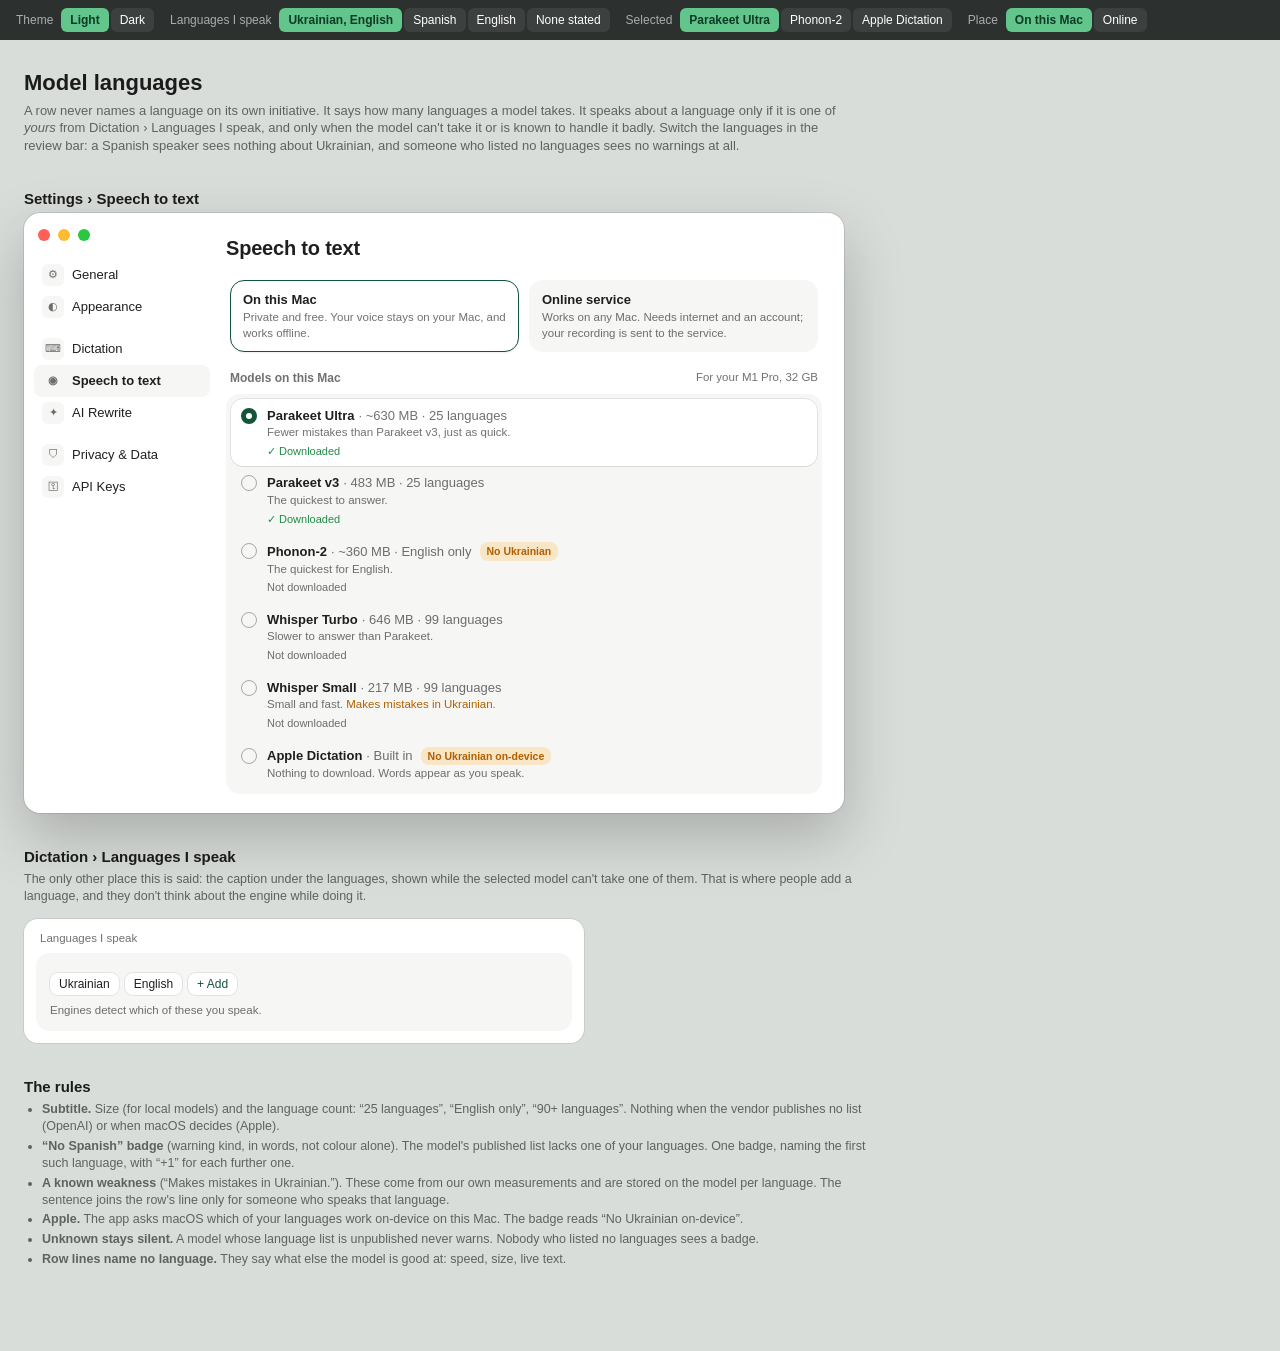
<file: docs/design/model-details/index.html>
<!doctype html>
<!--
  SpeechText · Model languages — design mock-up only, nothing here is wired to the app.
  Spec and data: README.md and schema.md in this folder.

  Values that come from the app are named after their source:
    --card        SettingsColor.background   (SettingsWindow.swift)
    --panel       SettingsColor.panel = MainColor.panel (MainWindow.swift)
    --label*      SetupColor.label / label2 / label3 (OnboardingChrome.swift)
    --accent      SetupTint.green.accent
    --warn        SetupColor.warn, badge fill #FF9F0A at 20 % (SetupBadge .warn)
  Rows are SetupRow (13 pt semibold title, "· subtitle", badge, 11.5 pt detail, 12 pt radius),
  groups SettingsGroup. Settings is drawn at its real 820 × 600.
-->
<html lang="en" data-theme="light">
<head>
<meta charset="utf-8">
<meta name="viewport" content="width=device-width, initial-scale=1">
<title>SpeechText · Model languages</title>
<style>
:root {
  color-scheme: light dark;
  --canvas: #d9ddda;
  --card: #ffffff;
  --panel: #f6f7f5;
  --control: #ffffff;
  --separator: rgba(24, 44, 32, 0.08);
  --panel-border: rgba(0, 0, 0, 0.08);
  --label: rgba(0, 0, 0, 0.88);
  --label-2: rgba(0, 0, 0, 0.56);
  --label-3: rgba(0, 0, 0, 0.32);
  --accent: #14543a;
  --warn: #b35f00;
  --warn-fill: rgba(255, 159, 10, 0.2);
  --ok: #1e8e46;
  --ui: -apple-system, BlinkMacSystemFont, "SF Pro Text", "Helvetica Neue", sans-serif;
}
:root[data-theme="dark"] {
  --canvas: #111512;
  --card: #2a2a2c;
  --panel: rgba(255, 255, 255, 0.04);
  --control: rgba(255, 255, 255, 0.08);
  --separator: rgba(255, 255, 255, 0.08);
  --panel-border: rgba(255, 255, 255, 0.08);
  --label: rgba(255, 255, 255, 0.9);
  --label-2: rgba(255, 255, 255, 0.58);
  --label-3: rgba(255, 255, 255, 0.3);
  --accent: #61c58c;
  --warn: #ff9f0a;
  --ok: #30d158;
}
* { box-sizing: border-box; }
body { margin: 0; background: var(--canvas); font: 13px/1.35 var(--ui); color: var(--label); -webkit-font-smoothing: antialiased; }
button { font: inherit; color: inherit; }

.review-bar { position: sticky; top: 0; z-index: 50; display: flex; flex-wrap: wrap; gap: 6px; align-items: center;
  padding: 8px 16px; background: rgba(20, 24, 22, 0.88); color: #fff; font-size: 12px; backdrop-filter: blur(10px); }
.review-bar .grp { display: flex; gap: 2px; align-items: center; margin-right: 10px; }
.review-bar .grp > span { opacity: 0.6; margin-right: 6px; }
.review-bar button { background: rgba(255,255,255,0.08); border: 0; border-radius: 6px; padding: 4px 9px; cursor: pointer; color: #fff; }
.review-bar button[aria-pressed="true"] { background: #61c58c; color: #0d3a25; font-weight: 600; }

.doc { max-width: 1300px; margin: 0 auto; padding: 28px 24px 80px; }
.doc > h1 { font-size: 22px; margin: 0 0 4px; }
.doc > p.lead { margin: 0 0 20px; color: var(--label-2); max-width: 820px; }
.section-title { font-size: 15px; font-weight: 600; margin: 34px 0 4px; }
.section-note { margin: 0 0 14px; color: var(--label-2); max-width: 860px; font-size: 12.5px; }
.stage { display: flex; gap: 22px; align-items: flex-start; flex-wrap: wrap; }

.window { width: 820px; height: 600px; border-radius: 16px; background: var(--card); box-shadow: 0 0 0 1px rgba(0,0,0,0.1), 0 24px 60px rgba(0,0,0,0.22);
  display: flex; overflow: hidden; flex: none; }
.sidebar { width: 196px; padding: 14px 10px; flex: none; }
.traffic { display: flex; gap: 8px; margin: 2px 4px 18px; }
.traffic i { width: 12px; height: 12px; border-radius: 50%; background: #ff5f57; }
.traffic i:nth-child(2) { background: #febc2e; } .traffic i:nth-child(3) { background: #28c840; }
.side-item { display: flex; align-items: center; gap: 8px; padding: 5px 8px; border-radius: 8px; font-size: 13px; }
.side-item .well { width: 22px; height: 22px; border-radius: 6px; background: var(--panel); display: grid; place-items: center; font-size: 11px; color: var(--label-2); }
.side-item.on { background: var(--panel); font-weight: 600; }
.side-gap { height: 10px; }
.page { flex: 1; overflow: hidden; padding: 18px 22px 18px 6px; }
.page h2 { font-size: 20px; font-weight: 700; margin: 4px 0 14px; letter-spacing: -0.01em; }
.place-cards { display: flex; gap: 10px; padding: 4px; margin-bottom: 14px; }
.place { flex: 1; border-radius: 14px; padding: 10px 12px; background: var(--panel); font-size: 11.5px; color: var(--label-2); border: 1.5px solid transparent; cursor: pointer; }
.place.on { background: var(--control); border-color: var(--accent); box-shadow: 0 1px 2px rgba(0,0,0,0.06); }
.place b { display: flex; gap: 6px; align-items: center; color: var(--label); font-size: 13px; margin-bottom: 2px; }
.group-head { display: flex; justify-content: space-between; padding: 0 4px; margin-bottom: 7px; font-size: 12px; font-weight: 600; color: var(--label-2); }
.group-head span:last-child { font-weight: 400; font-size: 11.5px; }
.group { background: var(--panel); border-radius: 14px; padding: 5px; }

.row { display: flex; gap: 10px; align-items: flex-start; padding: 8px 10px; border-radius: 12px; }
.row.on { background: var(--control); box-shadow: 0 1px 1px rgba(0,0,0,0.05); outline: 1px solid var(--panel-border); }
.row.compact { padding: 5px 10px; align-items: center; }
.nested { padding: 0 10px 10px 30px; }
.radio { width: 16px; height: 16px; border-radius: 50%; border: 1.5px solid var(--label-3); flex: none; margin-top: 1px; }
.row.on .radio { border: 0; background: var(--accent); display: grid; place-items: center; }
.row.on .radio::after { content: ""; width: 6px; height: 6px; border-radius: 50%; background: var(--card); }
.row .body { flex: 1; min-width: 0; }
.row .title { display: flex; align-items: center; gap: 4px; flex-wrap: wrap; }
.row .title b { font-size: 13px; font-weight: 600; }
.row .title .sub { color: var(--label-2); }
.row .detail { font-size: 11.5px; color: var(--label-2); margin-top: 1px; }
.row .detail .lang-note { color: var(--warn); }
.row .note { font-size: 11px; color: var(--label-2); margin-top: 3px; }
.row .note.ok { color: var(--ok); }
.badge { font-size: 10.5px; font-weight: 600; border-radius: 8px; padding: 2px 7px; margin-left: 4px; white-space: nowrap; }
.badge.recommended { color: var(--accent); background: rgba(97,197,140,0.24); }
.badge.warn { color: var(--warn); background: var(--warn-fill); }

.lang-field { width: 560px; background: var(--card); border-radius: 14px; padding: 12px; box-shadow: 0 0 0 1px rgba(0,0,0,0.08); }
.lang-field .group { padding: 12px 14px; }
.chips { display: flex; gap: 6px; margin: 8px 0; }
.chip { background: var(--control); border-radius: 8px; padding: 3px 9px; font-size: 12px; box-shadow: 0 0 0 1px var(--panel-border); }
.caption { font-size: 11.5px; color: var(--label-2); }
.caption .warnline { display: block; margin-top: 6px; color: var(--label); }
.caption .warnline b { color: var(--warn); }
.caption a { color: var(--accent); text-decoration: none; }
.rules { max-width: 860px; font-size: 12.5px; color: var(--label-2); margin: 0; padding-left: 18px; }
.rules li { margin: 3px 0; }
</style>
</head>
<body>

<div class="review-bar" role="toolbar" aria-label="Preview options">
  <div class="grp"><span>Theme</span>
    <button data-set="theme" data-val="light" aria-pressed="true">Light</button>
    <button data-set="theme" data-val="dark" aria-pressed="false">Dark</button>
  </div>
  <div class="grp"><span>Languages I speak</span>
    <button data-set="spoken" data-val="uk,en" aria-pressed="true">Ukrainian, English</button>
    <button data-set="spoken" data-val="es" aria-pressed="false">Spanish</button>
    <button data-set="spoken" data-val="en" aria-pressed="false">English</button>
    <button data-set="spoken" data-val="" aria-pressed="false">None stated</button>
  </div>
  <div class="grp"><span>Selected</span>
    <button data-set="selected" data-val="ultra" aria-pressed="true">Parakeet Ultra</button>
    <button data-set="selected" data-val="phonon" aria-pressed="false">Phonon-2</button>
    <button data-set="selected" data-val="apple" aria-pressed="false">Apple Dictation</button>
  </div>
  <div class="grp"><span>Place</span>
    <button data-set="place" data-val="mac" aria-pressed="true">On this Mac</button>
    <button data-set="place" data-val="online" aria-pressed="false">Online</button>
  </div>
</div>

<main class="doc">
  <h1>Model languages</h1>
  <p class="lead">A row never names a language on its own initiative. It says how many languages a model takes. It speaks about a language only if it is one of <i>yours</i> from Dictation › Languages I speak, and only when the model can't take it or is known to handle it badly. Switch the languages in the review bar: a Spanish speaker sees nothing about Ukrainian, and someone who listed no languages sees no warnings at all.</p>

  <div class="section-title">Settings › Speech to text</div>
  <div class="stage">
    <div class="window" aria-label="Settings">
      <aside class="sidebar">
        <div class="traffic"><i></i><i></i><i></i></div>
        <div class="side-item"><span class="well">⚙︎</span>General</div>
        <div class="side-item"><span class="well">◐</span>Appearance</div>
        <div class="side-gap"></div>
        <div class="side-item"><span class="well">⌨︎</span>Dictation</div>
        <div class="side-item on"><span class="well">◉</span>Speech to text</div>
        <div class="side-item"><span class="well">✦</span>AI Rewrite</div>
        <div class="side-gap"></div>
        <div class="side-item"><span class="well">⛉</span>Privacy &amp; Data</div>
        <div class="side-item"><span class="well">⚿</span>API Keys</div>
      </aside>
      <section class="page">
        <h2>Speech to text</h2>
        <div class="place-cards" id="places"></div>
        <div id="list"></div>
      </section>
    </div>
  </div>

  <div class="section-title">Dictation › Languages I speak</div>
  <p class="section-note">The only other place this is said: the caption under the languages, shown while the selected model can't take one of them. That is where people add a language, and they don't think about the engine while doing it.</p>
  <div class="lang-field">
    <div class="group-head"><span>Languages I speak</span></div>
    <div class="group">
      <div class="chips" id="lang-chips"></div>
      <div class="caption" id="lang-caption"></div>
    </div>
  </div>

  <div class="section-title">The rules</div>
  <ul class="rules">
    <li><b>Subtitle.</b> Size (for local models) and the language count: “25 languages”, “English only”, “90+ languages”. Nothing when the vendor publishes no list (OpenAI) or when macOS decides (Apple).</li>
    <li><b>“No Spanish” badge</b> (warning kind, in words, not colour alone). The model's published list lacks one of your languages. One badge, naming the first such language, with “+1” for each further one.</li>
    <li><b>A known weakness</b> (“Makes mistakes in Ukrainian.”). These come from our own measurements and are stored on the model per language. The sentence joins the row's line only for someone who speaks that language.</li>
    <li><b>Apple.</b> The app asks macOS which of your languages work on-device on this Mac. The badge reads “No Ukrainian on-device”.</li>
    <li><b>Unknown stays silent.</b> A model whose language list is unpublished never warns. Nobody who listed no languages sees a badge.</li>
    <li><b>Row lines name no language.</b> They say what else the model is good at: speed, size, live text.</li>
  </ul>
</main>

<script>
const LANG = { en:"English", uk:"Ukrainian", es:"Spanish" };
const P25 = ["bg","hr","cs","da","nl","en","et","fi","fr","de","el","hu","it","lv","lt","mt","pl","pt","ro","sk","sl","es","sv","ru","uk"];
// Whisper's published list (99 languages) covers all three used here.
const W99 = ["en","uk","es"];

// languages: { listed: [...], count } | { unpublished: true } | { system: { code: on-device? } }
// weak: per-language notes we measured, shown only to someone who speaks that language.
const LOCAL = [
  { id:"ultra", name:"Parakeet Ultra", size:"~630 MB", line:"Fewer mistakes than Parakeet v3, just as quick.", languages:{ listed:P25, count:"25 languages" }, note:"✓ Downloaded", ok:true },
  { id:"v3", name:"Parakeet v3", size:"483 MB", line:"The quickest to answer.", languages:{ listed:P25, count:"25 languages" }, note:"✓ Downloaded", ok:true },
  { id:"phonon", name:"Phonon-2", size:"~360 MB", line:"The quickest for English.", languages:{ listed:["en"], count:"English only" }, note:"Not downloaded" },
  { id:"turbo", name:"Whisper Turbo", size:"646 MB", line:"Slower to answer than Parakeet.", languages:{ listed:W99, count:"99 languages" }, note:"Not downloaded" },
  { id:"small", name:"Whisper Small", size:"217 MB", line:"Small and fast.", languages:{ listed:W99, count:"99 languages" },
    weak:{ uk:"Makes mistakes in Ukrainian." }, note:"Not downloaded" },
  { id:"apple", name:"Apple Dictation", size:"Built in", line:"Nothing to download. Words appear as you speak.", languages:{ system:{ en:true, uk:false, es:true } } },
];
const ONLINE = [
  { service:"ElevenLabs", line:"Strongest on accents and noise. Can show words as you speak.", models:[
    { name:"Scribe v2", line:"Text appears when you stop.", languages:{ listed:["en","uk","es"], count:"90+ languages" }, rec:true },
    { name:"Scribe v2 Realtime", line:"Words appear as you speak.", languages:{ listed:["en","uk","es"], count:"90+ languages" }, on:true },
  ]},
  { service:"OpenAI", line:"Can show words as you speak. Its key works for AI Rewrite too.", models:[] },
];

let state = { spoken:["uk","en"], selected:"ultra", place:"mac" };
const $ = s => document.querySelector(s);

function missing(m) {
  const L = m.languages;
  if (L.listed) return state.spoken.filter(c => !L.listed.includes(c));
  if (L.system) return state.spoken.filter(c => !L.system[c]);
  return [];
}
function badgeFor(m) {
  const miss = missing(m);
  if (!miss.length) return "";
  const more = miss.length > 1 ? ` +${miss.length - 1}` : "";
  const on = m.languages.system ? " on-device" : "";
  return `<span class="badge warn">No ${LANG[miss[0]]}${on}${more}</span>`;
}
function weakLine(m) {
  const notes = state.spoken.map(c => m.weak?.[c]).filter(Boolean);
  return notes.length ? ` <span class="lang-note">${notes.join(" ")}</span>` : "";
}
function row(m, selected, compact) {
  const sub = [m.size, m.languages.count].filter(Boolean).join(" · ");
  return `<div class="row ${selected ? "on" : ""} ${compact ? "compact" : ""}"><span class="radio"></span><div class="body">
    <div class="title"><b>${m.name}</b>${sub ? `<span class="sub">· ${sub}</span>` : ""}${m.rec ? `<span class="badge recommended">Recommended</span>` : ""}${badgeFor(m)}</div>
    <div class="detail">${m.line}${weakLine(m)}</div>${m.note ? `<div class="note ${m.ok ? "ok" : ""}">${m.note}</div>` : ""}</div></div>`;
}

function render() {
  $("#places").innerHTML = `
    <div class="place ${state.place === "mac" ? "on" : ""}" data-place="mac"><b>On this Mac</b>Private and free. Your voice stays on your Mac, and works offline.</div>
    <div class="place ${state.place === "online" ? "on" : ""}" data-place="online"><b>Online service</b>Works on any Mac. Needs internet and an account; your recording is sent to the service.</div>`;
  if (state.place === "mac") {
    $("#list").innerHTML = `<div class="group-head"><span>Models on this Mac</span><span>For your M1 Pro, 32 GB</span></div>
      <div class="group">${LOCAL.map(m => row(m, m.id === state.selected)).join("")}</div>`;
  } else {
    $("#list").innerHTML = `<div class="group-head"><span>Online services</span></div><div class="group">` +
      ONLINE.map((s, i) => `<div class="row ${i === 0 ? "on" : ""}"><span class="radio"></span><div class="body"><div class="title"><b>${s.service}</b></div><div class="detail">${s.line}</div></div></div>` +
        (s.models.length ? `<div class="nested">${s.models.map(m => row(m, m.on, true)).join("")}</div>` : "")).join("") + `</div>`;
  }
  const sel = LOCAL.find(m => m.id === state.selected);
  const miss = missing(sel).map(c => LANG[c]);
  $("#lang-chips").innerHTML = state.spoken.map(c => `<span class="chip">${LANG[c]}</span>`).join("") + `<span class="chip" style="color:var(--accent)">+ Add</span>`;
  const base = state.spoken.length === 1 ? `${LANG[state.spoken[0]]} is sent to every engine.` : state.spoken.length ? `Engines detect which of these you speak.` : `No language stated — engines detect it.`;
  const warn = miss.length ? `<span class="warnline"><b>⚠︎ ${sel.name} can't take ${miss.join(" or ")}${sel.languages.system ? " on this Mac" : ""}.</b> <a>Choose another model…</a></span>` : "";
  $("#lang-caption").innerHTML = base + warn;
}

function sync(k, v) { document.querySelectorAll(`[data-set="${k}"]`).forEach(x => x.setAttribute("aria-pressed", x.dataset.val === v)); }
document.addEventListener("click", e => {
  const p = e.target.closest("[data-place]");
  if (p) { state.place = p.dataset.place; sync("place", state.place); render(); return; }
  const b = e.target.closest("[data-set]");
  if (!b) return;
  const k = b.dataset.set, v = b.dataset.val;
  if (k === "theme") document.documentElement.dataset.theme = v;
  if (k === "spoken") state.spoken = v ? v.split(",") : [];
  if (k === "selected") state.selected = v;
  if (k === "place") state.place = v;
  sync(k, v); render();
});
render();
</script>
</body>
</html>
</file>
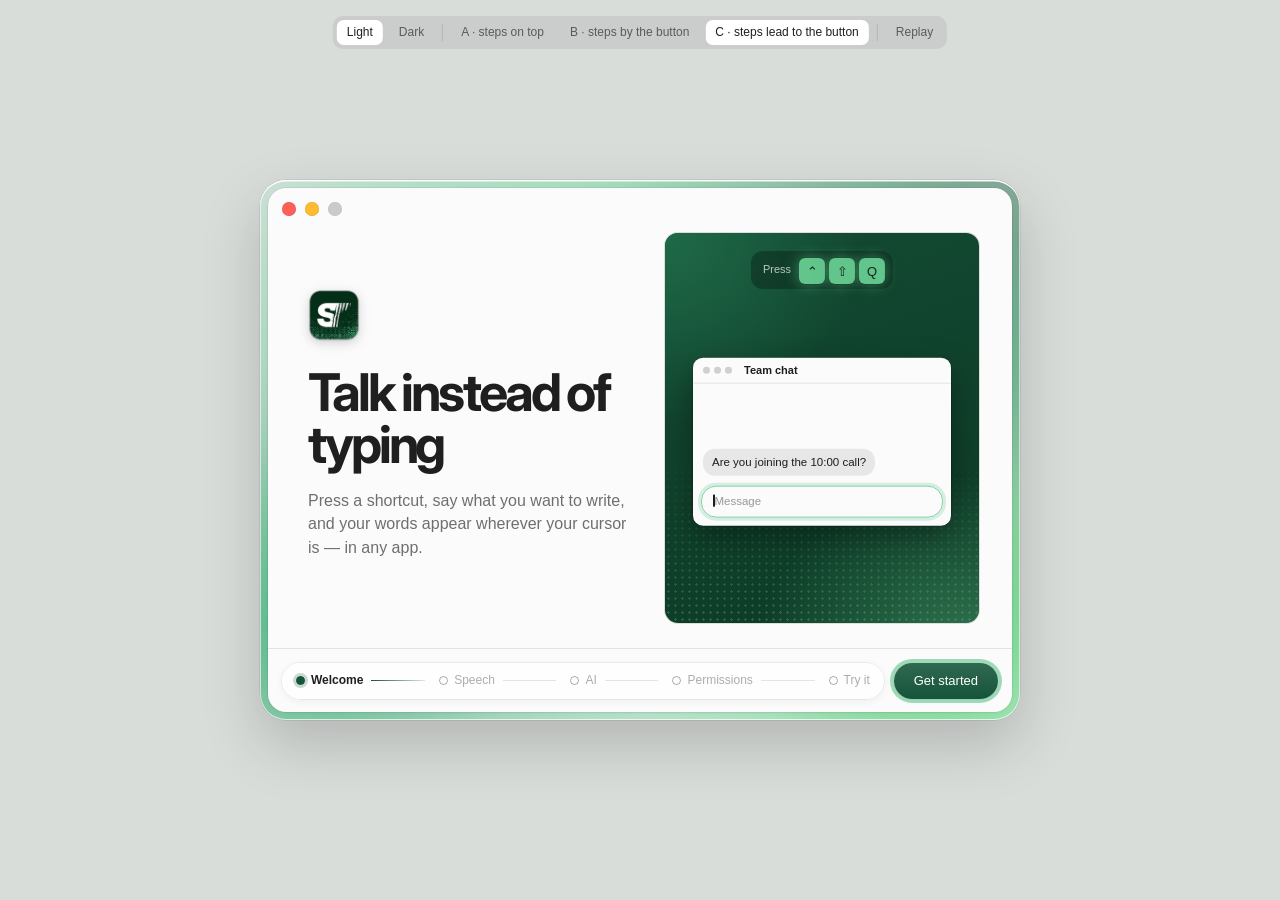
<file: docs/design/setup/01-welcome.html>
<!doctype html>
<html lang="en" data-theme="light" data-variant="c">
<head>
  <meta charset="utf-8">
  <title>SpeechText Setup · ① Welcome</title>
  <link rel="stylesheet" href="setup.css">
  <script src="setup.js"></script>
  <style>
    /* ---------------------------------------------------------------- ① Welcome: the hero demo
       Loops: the shortcut lights up → the recording strip appears in the corner →
       words type themselves into a message field → the strip goes away. */

    .demo {
      position: absolute;
      inset: 0;
      /* A desktop, in the icon's greens */
      background:
        radial-gradient(120% 80% at 100% 110%, color-mix(in srgb, var(--phosphor) 45%, transparent), transparent 60%),
        radial-gradient(90% 70% at 0% 0%, #1f6a48, transparent 70%),
        linear-gradient(160deg, #134a33, var(--brand-deep));
    }

    /* Dot field at the bottom of the wallpaper, like the icon's */
    .demo::after {
      content: "";
      position: absolute;
      inset: auto 0 0 0;
      height: 45%;
      background-image: var(--dot-field);
      background-size: var(--dot-field-size);
      -webkit-mask-image: linear-gradient(to top, #000, transparent);
              mask-image: linear-gradient(to top, #000, transparent);
      opacity: 0.55;
      pointer-events: none;
    }

    /* The shortcut, on a small HUD at the top */
    .hud {
      position: absolute;
      top: 18px;
      left: 50%;
      transform: translateX(-50%);
      z-index: 2;
      display: flex;
      align-items: center;
      gap: 8px;
      padding: 6px 8px 6px 12px;
      border-radius: 12px;
      background: rgba(0, 0, 0, 0.28);
      backdrop-filter: blur(12px);
      -webkit-backdrop-filter: blur(12px);
      color: rgba(255, 255, 255, 0.72);
      font-size: 11px;
      white-space: nowrap;
    }
    .hud .keycap { background: rgba(255, 255, 255, 0.92); color: #1d1d1f; }
    .hud .keycap.lit { background: var(--phosphor); color: var(--screen); }

    /* A chat window the words land in */
    .chat {
      position: absolute;
      z-index: 1;
      left: 28px;
      right: 28px;
      /* Centred in the box; a fixed height so it doesn't jump when the message is sent */
      top: 50%;
      transform: translateY(-42%);
      border-radius: 10px;
      overflow: hidden;
      background: #fbfbfb;
      color: #1d1d1f;
      box-shadow: 0 0 0 0.5px rgba(0, 0, 0, 0.3), 0 12px 30px rgba(0, 0, 0, 0.35);
      font-size: 11.5px;
    }
    :root[data-theme="dark"] .chat { background: #1f1f21; color: #f2f2f2; }

    .chat header {
      height: 26px;
      display: flex;
      align-items: center;
      gap: 6px;
      padding: 0 10px;
      border-bottom: 1px solid rgba(127, 127, 127, 0.18);
      font-weight: 600;
      font-size: 11px;
    }
    .chat header .dots { display: flex; gap: 4px; margin-right: 6px; }
    .chat header .dots i { width: 7px; height: 7px; border-radius: 50%; background: rgba(127, 127, 127, 0.35); display: block; }

    .chat .thread { height: 96px; padding: 10px 10px 4px; display: flex; flex-direction: column; justify-content: flex-end; gap: 6px; }
    .bubble {
      max-width: 80%;
      padding: 6px 9px;
      border-radius: 12px;
      line-height: 1.3;
      background: rgba(127, 127, 127, 0.16);
      align-self: flex-start;
    }
    .bubble.mine { align-self: flex-end; background: var(--brand); color: #fff; }

    .composer {
      margin: 6px 8px 8px;
      min-height: 30px;
      padding: 7px 10px;
      border-radius: 15px;
      border: 1px solid rgba(127, 127, 127, 0.3);
      line-height: 1.35;
      transition: border-color 0.2s, box-shadow 0.2s;
    }
    .composer.active {
      border-color: color-mix(in srgb, var(--phosphor) 80%, transparent);
      box-shadow: 0 0 0 3px color-mix(in srgb, var(--phosphor) 25%, transparent);
    }
    .composer .typed .word { animation: word-in 0.18s ease-out both; }
    .composer .placeholder { color: rgba(127, 127, 127, 0.8); }
    .caret {
      display: inline-block;
      width: 1.5px;
      height: 1.1em;
      margin-left: 1px;
      vertical-align: -0.2em;
      background: currentColor;
      animation: blink 1s steps(1) infinite;
    }
    @keyframes blink { 50% { opacity: 0; } }
    @keyframes word-in { from { opacity: 0; filter: blur(2px); } }

    /* The inline overlay, in its default place: the bottom-right corner */
    .demo .overlay-strip {
      position: absolute;
      z-index: 3;
      right: 14px;
      bottom: 14px;
      transform-origin: bottom right;
      transform: scale(0.62) translateY(14px);
      opacity: 0;
      transition: opacity 0.25s ease, transform 0.35s cubic-bezier(0.2, 1.3, 0.4, 1);
    }
    .demo .overlay-strip.shown { opacity: 1; transform: scale(0.62); }

    :root[data-variant="a"] .note-b,
    :root[data-variant="b"] .note-a,
    :root[data-variant="c"] .note { display: none; }

    @media (prefers-reduced-motion: reduce) {
      .caret, .composer .typed .word { animation: none; }
      .demo .overlay-strip { transition: none; }
    }
  </style>
</head>
<body>

  <!-- Review toolbar: outside the window, for looking at the design -->
  <div class="review-bar" role="toolbar" aria-label="Preview options">
    <button type="button" data-theme-set="light" aria-pressed="true">Light</button>
    <button type="button" data-theme-set="dark" aria-pressed="false">Dark</button>
    <span class="sep"></span>
    <button type="button" data-variant-set="a" aria-pressed="false">A · steps on top</button>
    <button type="button" data-variant-set="b" aria-pressed="false">B · steps by the button</button>
    <button type="button" data-variant-set="c" aria-pressed="true">C · steps lead to the button</button>
    <span class="sep"></span>
    <button type="button" id="replay">Replay</button>
  </div>

  <div class="stage">
  <!-- Variant C: the moving glow, under the window and seen through its glass frame -->
  <div class="aura" aria-hidden="true"><div class="swirl"><i></i><i></i><i></i><i></i><i></i><i></i><i></i></div></div>

  <div class="window" role="dialog" aria-label="SpeechText Setup">

    <!-- Frame row (variant A): traffic lights + step progress in a glass capsule -->
    <div class="frame-bar">
      <div class="traffic" aria-hidden="true"><i></i><i></i><i></i></div>
      <ol class="steps steps-top" aria-label="Setup steps">
        <li class="current" aria-current="step"><span class="dot"></span><span class="label">Welcome</span></li>
        <li><span class="dot"></span><span class="label">Speech</span></li>
        <li><span class="dot"></span><span class="label">AI</span></li>
        <li><span class="dot"></span><span class="label">Permissions</span></li>
        <li><span class="dot"></span><span class="label">Try it</span></li>
      </ol>
      <div></div>
    </div>

    <div class="card">
      <!-- Variant B: the traffic lights sit on the card -->
      <div class="traffic" aria-hidden="true"><i></i><i></i><i></i></div>

      <main class="content">

        <!-- Left: the step's text -->
        <section class="copy">
          <img class="logo" src="assets/logo.png" alt="SpeechText">
          <h1 class="title" id="step-title">Talk instead of typing</h1>
          <p class="lead">Press a shortcut, say what you want to write, and your words appear wherever your cursor is — in any app.</p>
        </section>

        <!-- Right: the box. On Welcome it holds the demo; on later steps, the controls. -->
        <section class="panel" aria-label="How SpeechText works">
          <div class="demo" aria-hidden="true">

            <div class="hud">
              Press
              <span class="keys">
                <span class="keycap">⌃</span><span class="keycap">⇧</span><span class="keycap">Q</span>
              </span>
            </div>

            <div class="chat">
              <header><span class="dots"><i></i><i></i><i></i></span>Team chat</header>
              <div class="thread">
                <div class="bubble">Are you joining the 10:00 call?</div>
                <div class="bubble mine" id="sent" hidden></div>
              </div>
              <div class="composer" id="composer">
                <span class="typed" id="typed"></span><span class="caret"></span><span class="placeholder" id="placeholder">Message</span>
              </div>
            </div>

            <!-- RecordingOverlayView, minimal skin -->
            <div class="overlay-strip" id="strip">
              <span class="icon">
                <svg width="12" height="15" viewBox="0 0 12 16" fill="currentColor"><rect x="3" y="0" width="6" height="10" rx="3"/><path d="M1 7.5a5 5 0 0 0 10 0" fill="none" stroke="currentColor" stroke-width="1.6" stroke-linecap="round"/><rect x="5.2" y="12" width="1.6" height="3.5" rx="0.8"/></svg>
              </span>
              <span class="bars" id="bars"></span>
              <span class="close">
                <svg width="10" height="10" viewBox="0 0 10 10"><path d="M1.5 1.5l7 7m0-7l-7 7" stroke="currentColor" stroke-width="1.5" stroke-linecap="round"/></svg>
              </span>
            </div>

          </div>
        </section>
      </main>

      <footer class="footer">
        <!-- Variant B: step progress, dots only -->
        <ol class="steps steps-footer" aria-label="Setup steps">
          <li class="current" aria-current="step" title="Welcome"><span class="dot"></span></li>
          <li title="Speech"><span class="dot"></span></li>
          <li title="AI"><span class="dot"></span></li>
          <li title="Permissions"><span class="dot"></span></li>
          <li title="Try it"><span class="dot"></span></li>
          <li class="caption"><b>Welcome</b>&nbsp;· 1 of 5</li>
        </ol>
        <!-- Variant C: labelled steps across the footer, ending at the button -->
        <ol class="steps steps-bar" aria-label="Setup steps">
          <li class="current" aria-current="step"><span class="dot"></span><span class="label">Welcome</span></li>
          <li><span class="dot"></span><span class="label">Speech</span></li>
          <li><span class="dot"></span><span class="label">AI</span></li>
          <li><span class="dot"></span><span class="label">Permissions</span></li>
          <li><span class="dot"></span><span class="label">Try it</span></li>
        </ol>
        <!-- Variant A: the note, on the left edge -->
        <span class="note note-a">We'll set things up together in a few quick steps.</span>
        <div class="spacer"></div>
        <!-- Variant B: the note, next to the button -->
        <span class="note note-b">We'll set things up together in a few quick steps.</span>
        <!-- Back: hidden on ① (on later steps it sits before the primary button) -->
        <button class="btn btn-primary" type="button" id="primary" autofocus>Get started</button>
      </footer>
    </div>
  </div>
  </div>

  <script>
    // ---- Review toolbar -------------------------------------------------
    // #dark-b etc. opens the page in that theme and variant
    function apply(key, value) {
      if (key === "theme") Setup.setTheme(value);
      document.documentElement.dataset[key] = value;
      document.querySelectorAll(`[data-${key}-set]`).forEach(b =>
        b.setAttribute("aria-pressed", String(b.dataset[key + "Set"] === value)));
      const { theme, variant } = document.documentElement.dataset;
      history.replaceState(null, "", `#${theme}-${variant}`);
    }
    for (const key of ["theme", "variant"]) {
      document.querySelectorAll(`[data-${key}-set]`).forEach(button =>
        button.addEventListener("click", () => apply(key, button.dataset[key + "Set"])));
    }
    function readHash() {
      const [hashTheme, hashVariant] = location.hash.slice(1).split("-");
      apply("theme", ["light", "dark"].includes(hashTheme) ? hashTheme : Setup.state.theme);
      if (["a", "b", "c"].includes(hashVariant)) apply("variant", hashVariant);
    }
    addEventListener("hashchange", readHash);
    readHash();

    // ---- Flow ------------------------------------------------------------
    // Get started → ② (spec §2). Opening this window marks setup as started.
    const primary = document.getElementById("primary");
    primary.addEventListener("click", () => Setup.go(1));
    Setup.state.settings.onboardingStep ??= "welcome";
    Setup.changed();
    Setup.init({ step: 0, primary });

    // ---- Hero demo -------------------------------------------------------
    // Mock-up only: a scripted loop, not the app's recording flow.
    const SENTENCE = "Running ten minutes late – start without me.";
    const keys = [...document.querySelectorAll(".hud .keycap")];
    const strip = document.getElementById("strip");
    const bars = document.getElementById("bars");
    const typed = document.getElementById("typed");
    const placeholder = document.getElementById("placeholder");
    const composer = document.getElementById("composer");
    const sent = document.getElementById("sent");
    const reduceMotion = matchMedia("(prefers-reduced-motion: reduce)").matches;

    const BAR_COUNT = 12;                 // SpeechEngine.barLevels
    for (let i = 0; i < BAR_COUNT; i++) bars.appendChild(document.createElement("i"));
    const barEls = [...bars.children];

    let run = 0;
    let meter = null;
    const sleep = ms => new Promise(resolve => setTimeout(resolve, ms));

    function listen(on) {
      clearInterval(meter);
      if (!on) { barEls.forEach(b => b.style.height = "4px"); return; }
      // 4–26 pt, like the minimal strip's bars
      meter = setInterval(() => {
        const loudness = 0.35 + Math.random() * 0.65;
        barEls.forEach((b, i) => {
          const shape = 0.55 + 0.45 * Math.sin((i / (BAR_COUNT - 1)) * Math.PI);
          const h = 4 + 22 * loudness * shape * (0.6 + Math.random() * 0.4);
          b.style.height = h.toFixed(1) + "px";
        });
      }, 90);
    }

    async function press(current) {
      for (const k of keys) { k.classList.add("lit"); await sleep(70); if (current !== run) return; }
      await sleep(260);
      keys.forEach(k => k.classList.remove("lit"));
    }

    function reset() {
      typed.textContent = "";
      placeholder.hidden = false;
      sent.hidden = true;
      composer.classList.remove("active");
      strip.classList.remove("shown");
      keys.forEach(k => k.classList.remove("lit"));
      listen(false);
    }

    function showFinalFrame() {
      reset();
      placeholder.hidden = true;
      typed.textContent = SENTENCE;
      strip.classList.add("shown");
      barEls.forEach((b, i) => b.style.height = (6 + 14 * Math.sin((i / (BAR_COUNT - 1)) * Math.PI)).toFixed(1) + "px");
    }

    async function loop() {
      const current = ++run;
      const alive = () => current === run;
      while (alive()) {
        reset();
        composer.classList.add("active");
        await sleep(700); if (!alive()) return;

        // 1 · the shortcut lights up
        await press(current); if (!alive()) return;

        // 2 · the recording strip appears in the corner
        strip.classList.add("shown");
        listen(true);
        await sleep(450); if (!alive()) return;

        // 3 · words type themselves into the field
        placeholder.hidden = true;
        for (const word of SENTENCE.split(" ")) {
          const span = document.createElement("span");
          span.className = "word";
          span.textContent = (typed.childNodes.length ? " " : "") + word;
          typed.appendChild(span);
          await sleep(170 + Math.random() * 90); if (!alive()) return;
        }

        // 4 · the shortcut again stops it; the strip goes away
        await sleep(250); if (!alive()) return;
        await press(current); if (!alive()) return;
        listen(false);
        strip.classList.remove("shown");
        await sleep(900); if (!alive()) return;

        // 5 · sent — hold, then start over
        sent.textContent = typed.textContent;
        sent.hidden = false;
        typed.textContent = "";
        placeholder.hidden = false;
        await sleep(1600);
      }
    }

    document.getElementById("replay").addEventListener("click", () => reduceMotion ? showFinalFrame() : loop());
    reduceMotion ? showFinalFrame() : loop();
  </script>
</body>
</html>
</file>
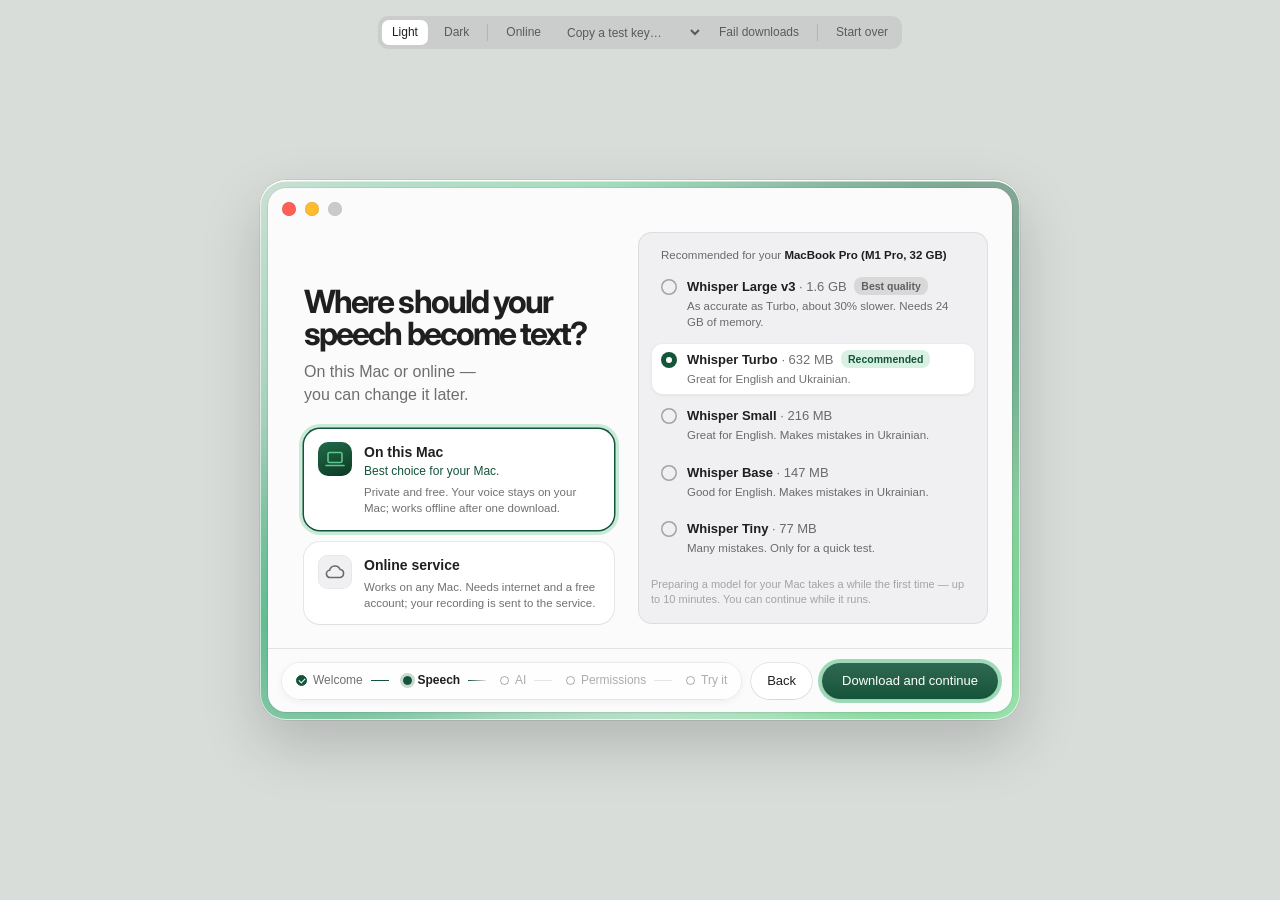
<file: docs/design/setup/02-speech.html>
<!doctype html>
<html lang="en" data-theme="light" data-variant="c" data-path="local" data-service="groq">
<head>
  <meta charset="utf-8">
  <title>SpeechText Setup · ② Speech</title>
  <link rel="stylesheet" href="setup.css">
  <script src="setup.js"></script>
</head>
<body class="choice-screen">

  <!-- Review toolbar: outside the window, for looking at the design -->
  <div class="review-bar" role="toolbar" aria-label="Preview options">
    <button type="button" data-theme-set="light" aria-pressed="true">Light</button>
    <button type="button" data-theme-set="dark" aria-pressed="false">Dark</button>
    <span class="sep"></span>
    <button type="button" id="sim-network" title="What a key check will find">Online</button>
    <select id="sim-copy-key" aria-label="Copy a test key">
      <option value="">Copy a test key…</option>
      <option value="groq">Groq key</option>
      <option value="elevenlabs">ElevenLabs key</option>
      <option value="wrong">A key that won't work</option>
    </select>
    <button type="button" id="sim-fail">Fail downloads</button>
    <span class="sep"></span>
    <button type="button" id="sim-reset">Start over</button>
  </div>

  <div class="stage">
  <!-- The moving glow, under the window and seen through its glass frame -->
  <div class="aura" aria-hidden="true"><div class="swirl"><i></i><i></i><i></i><i></i><i></i><i></i><i></i></div></div>

  <div class="window" role="dialog" aria-label="SpeechText Setup">
    <div class="card">
      <div class="traffic" aria-hidden="true"><i></i><i></i><i></i></div>

      <main class="content">

        <!-- Left: the question and the two answers -->
        <section class="copy">
          <h1 class="title" id="step-title">Where should your speech become text?</h1>
          <p class="lead">On this Mac or online — you can change it later.</p>

          <div class="choices" role="radiogroup" aria-labelledby="step-title">
            <button class="choice" type="button" role="radio" aria-checked="true" data-path="local">
              <span class="glyph" aria-hidden="true">
                <svg width="20" height="16" viewBox="0 0 20 16" fill="none" stroke="currentColor" stroke-width="1.6" stroke-linejoin="round"><rect x="3" y="1.5" width="14" height="10" rx="1.6"/><path d="M1 14.5h18" stroke-linecap="round"/></svg>
              </span>
              <span>
                <span class="head"><span class="name">On this Mac</span></span>
                <span class="why" style="display:block">Best choice for your Mac.</span>
                <span class="facts" style="display:block">Private and free. Your voice stays on your Mac; works offline after one download.</span>
              </span>
            </button>

            <button class="choice" type="button" role="radio" aria-checked="false" data-path="online">
              <span class="glyph" aria-hidden="true">
                <svg width="20" height="15" viewBox="0 0 20 15" fill="none" stroke="currentColor" stroke-width="1.6" stroke-linejoin="round"><path d="M5.5 13.5h9a4 4 0 0 0 .6-7.96A5.5 5.5 0 0 0 4.6 6.3 3.6 3.6 0 0 0 5.5 13.5z"/></svg>
              </span>
              <span>
                <span class="head"><span class="name">Online service</span></span>
                <span class="facts" style="display:block">Works on any Mac. Needs internet and a free account; your recording is sent to the service.</span>
              </span>
            </button>
          </div>
        </section>

        <!-- Right: what the chosen way needs -->
        <section class="panel" aria-label="Details">

          <!-- On this Mac: a speech model -->
          <div class="details details-local">
            <p class="eyebrow">Recommended for your <b>MacBook Pro (M1 Pro, 32 GB)</b></p>
            <div class="rows" id="models" role="radiogroup" aria-label="Speech model"></div>
            <div id="switch-confirm"></div>
            <p class="fineprint">Preparing a model for your Mac takes a while the first time — up to 10 minutes. You can continue while it runs.</p>
          </div>

          <!-- Online service: a service and its key -->
          <div class="details details-online">
            <div class="rows" role="radiogroup" aria-label="Online service">
              <div class="row" role="radio" tabindex="0" aria-checked="true" data-service="groq">
                <span class="radio"></span>
                <span><div class="t">Groq <span>· Free plan</span></div><div class="d">The same key also turns on AI text polish.</div></span>
              </div>
              <div class="row" role="radio" tabindex="0" aria-checked="false" data-service="elevenlabs">
                <span class="radio"></span>
                <span><div class="t">ElevenLabs <span>· Paid</span></div><div class="d">Shows your words live as you speak.</div></span>
              </div>
            </div>
            <div class="key-block" id="key-block"></div>
          </div>
        </section>
      </main>

      <footer class="footer">
        <ol class="steps steps-bar" aria-label="Setup steps">
          <li><span class="dot"></span><span class="label">Welcome</span></li>
          <li class="current" aria-current="step"><span class="dot"></span><span class="label">Speech</span></li>
          <li><span class="dot"></span><span class="label">AI</span></li>
          <li><span class="dot"></span><span class="label">Permissions</span></li>
          <li><span class="dot"></span><span class="label">Try it</span></li>
        </ol>
        <button class="btn btn-secondary" type="button" id="back">Back</button>
        <button class="btn btn-primary" type="button" id="primary" autofocus>Download and continue</button>
      </footer>
    </div>
  </div>
  </div>

  <script>
    // ② Speech → Text (spec §3). Choices live in Setup.state.stt; nothing is "written"
    // (Setup.state.settings) until Continue, so switching cards keeps what was entered in each.
    const root = document.documentElement;
    const S = () => Setup.state;
    const primary = document.getElementById("primary");

    // localSTTModels, heaviest first; badges for a MacBook Pro M1 Pro 32 GB (spec §3.4)
    const MODELS = [
      { id: "large-v3", name: "Whisper Large v3", bytes: 1.6e9,  line: "As accurate as Turbo, about 30% slower. Needs 24 GB of memory.", badge: ["quality", "Best quality"] },
      { id: "turbo",    name: "Whisper Turbo",    bytes: 632e6,  line: "Great for English and Ukrainian.", badge: ["", "Recommended"] },
      { id: "small",    name: "Whisper Small",    bytes: 216e6,  line: "Great for English. Makes mistakes in Ukrainian." },
      { id: "base",     name: "Whisper Base",     bytes: 147e6,  line: "Good for English. Makes mistakes in Ukrainian." },
      { id: "tiny",     name: "Whisper Tiny",     bytes: 77e6,   line: "Many mistakes. Only for a quick test." },
    ];
    const model = id => MODELS.find(m => m.id === id);
    let pendingSwitch = null;   // a model the user picked while another was downloading

    // ---- Cards
    document.querySelectorAll(".choice").forEach(card => card.addEventListener("click", () => {
      S().stt.path = card.dataset.path;
      Setup.changed();
    }));

    // ---- Models
    function pickModel(id) {
      const d = S().downloads.speech;
      const busy = d && d.id !== id && ["downloading", "preparing"].includes(Setup.progress("speech")?.phase);
      if (busy) { pendingSwitch = id; render(); return; }
      pendingSwitch = null;
      S().stt.model = id;
      Setup.changed();
    }
    document.getElementById("models").addEventListener("click", e => {
      const retry = e.target.closest("[data-retry]");
      if (retry) { e.stopPropagation(); Setup.retryDownload("speech"); return; }
      const row = e.target.closest(".row");
      if (row) pickModel(row.dataset.model);
    });
    document.getElementById("switch-confirm").addEventListener("click", e => {
      const act = e.target.closest("[data-act]")?.dataset.act;
      if (act === "switch") { Setup.cancelDownload("speech"); const id = pendingSwitch; pendingSwitch = null; S().stt.model = id; Setup.changed(); }
      if (act === "keep") { pendingSwitch = null; render(); }
    });

    // ---- Services
    document.querySelectorAll(".details-online .row").forEach(row => row.addEventListener("click", () => {
      S().stt.service = row.dataset.service;
      Setup.changed();
    }));

    // Keyboard for the radio-like rows and cards
    document.querySelectorAll('[role="radio"], [role="checkbox"]').forEach(el => el.addEventListener("keydown", e => {
      if (e.key === " " || (e.key === "Enter" && el.getAttribute("role") !== "radio")) { e.preventDefault(); e.stopPropagation(); el.click(); }
    }));

    function renderModels() {
      const sel = S().stt.model;
      const d = S().downloads.speech;
      const p = Setup.progress("speech");
      document.getElementById("models").innerHTML = MODELS.map(m => {
        const mine = d && d.id === m.id ? p : null;
        let extra = "";
        let badge = m.badge ? `<span class="badge ${m.badge[0]}">${m.badge[1]}</span>` : "";
        if (mine?.phase === "downloading") extra = `<div class="progress"><i style="width:${(mine.fraction * 100).toFixed(1)}%"></i></div><div class="row-note">Downloading · ${Math.floor(mine.fraction * 100)}%</div>`;
        if (mine?.phase === "preparing") extra = `<div class="progress indeterminate"><i></i></div><div class="row-note">Getting ready for your Mac…</div>`;
        if (mine?.phase === "ready") badge = `<span class="badge done">✓ Installed</span>`;
        if (mine?.phase === "failed") extra = `<div class="row-note bad">Download failed — check your internet. <button type="button" class="inline-link" data-retry>Retry</button></div>`;
        return `<div class="row" role="radio" tabindex="0" aria-checked="${m.id === sel}" data-model="${m.id}">
            <span class="radio"></span>
            <span><div class="t">${m.name} <span>· ${Setup.size(m.bytes)}</span> ${badge}</div><div class="d">${m.line}</div>${extra}</span>
          </div>`;
      }).join("");
      document.querySelectorAll("#models .row").forEach(row => row.addEventListener("keydown", e => {
        if (e.key === " ") { e.preventDefault(); row.click(); }
      }));

      const confirm = document.getElementById("switch-confirm");
      confirm.innerHTML = pendingSwitch ? `<div class="confirm" role="alertdialog">
          Switch to ${model(pendingSwitch).name}? The current download will stop.
          <div class="actions"><button class="btn btn-primary" type="button" data-act="switch">Switch</button><button class="btn btn-secondary" type="button" data-act="keep">Keep ${model(d.id).name.replace("Whisper ", "")}</button></div>
        </div>` : "";
      if (pendingSwitch) confirm.scrollIntoView({ block: "nearest", behavior: "smooth" });
    }

    let lastModelsHTML = "";
    function render() {
      const stt = S().stt;
      root.dataset.path = stt.path;
      root.dataset.service = stt.service;
      document.querySelectorAll(".choice").forEach(c => c.setAttribute("aria-checked", String(c.dataset.path === stt.path)));
      document.querySelectorAll(".details-online .row").forEach(r => r.setAttribute("aria-checked", String(r.dataset.service === stt.service)));

      // Rows are redrawn only when what they show changes, so a click is never lost mid-redraw
      const p = Setup.progress("speech");
      const sig = JSON.stringify([stt.model, S().downloads.speech?.id, p?.phase, p?.fraction && Math.floor(p.fraction * 100), pendingSwitch]);
      if (sig !== lastModelsHTML) { lastModelsHTML = sig; renderModels(); }

      Setup.renderKeyBlock(document.getElementById("key-block"), stt.service);

      // One primary button; its label follows the path (spec §3.4 / §3.5 states)
      if (stt.path === "local") {
        const d = S().downloads.speech;
        const mine = d && d.id === stt.model ? p : null;
        primary.disabled = false;
        primary.textContent = !mine ? "Download and continue"
          : mine.phase === "failed" ? "Retry and continue" : "Continue";
      } else {
        primary.textContent = "Continue";
        primary.disabled = !Setup.keyUsable(stt.service);
      }
    }

    primary.addEventListener("click", () => {
      const stt = S().stt;
      if (stt.path === "local") {
        const m = model(stt.model);
        const d = S().downloads.speech;
        if (!d || d.id !== m.id || d.status === "failed") Setup.startDownload("speech", { id: m.id, name: m.name, bytes: m.bytes });
        S().settings.stt = { sttProvider: "local", localSTTModel: m.id };
      } else if (stt.service === "groq") {
        S().settings.stt = { sttProvider: "groq", groqAPIKey: Setup.keyOf("groq").value };
      } else {
        S().settings.stt = { sttProvider: "elevenlabs", elevenLabsAPIKey: Setup.keyOf("elevenlabs").value, elevenLabsModel: "scribe_v2_realtime" };
      }
      Setup.changed();
      console.info("② writes", S().settings.stt);
      Setup.go(2);   // the download is never awaited here
    });
    document.getElementById("back").addEventListener("click", () => Setup.go(0));

    // #dark-online opens the page on that card
    const hashPath = location.hash.slice(1).split("-")[1];
    if (["local", "online"].includes(hashPath)) S().stt.path = hashPath;

    Setup.init({ step: 1, primary, back: () => Setup.go(0) });
    Setup.onChange(render);
    setInterval(render, 300);   // download progress
    render();
  </script>
</body>
</html>
</file>
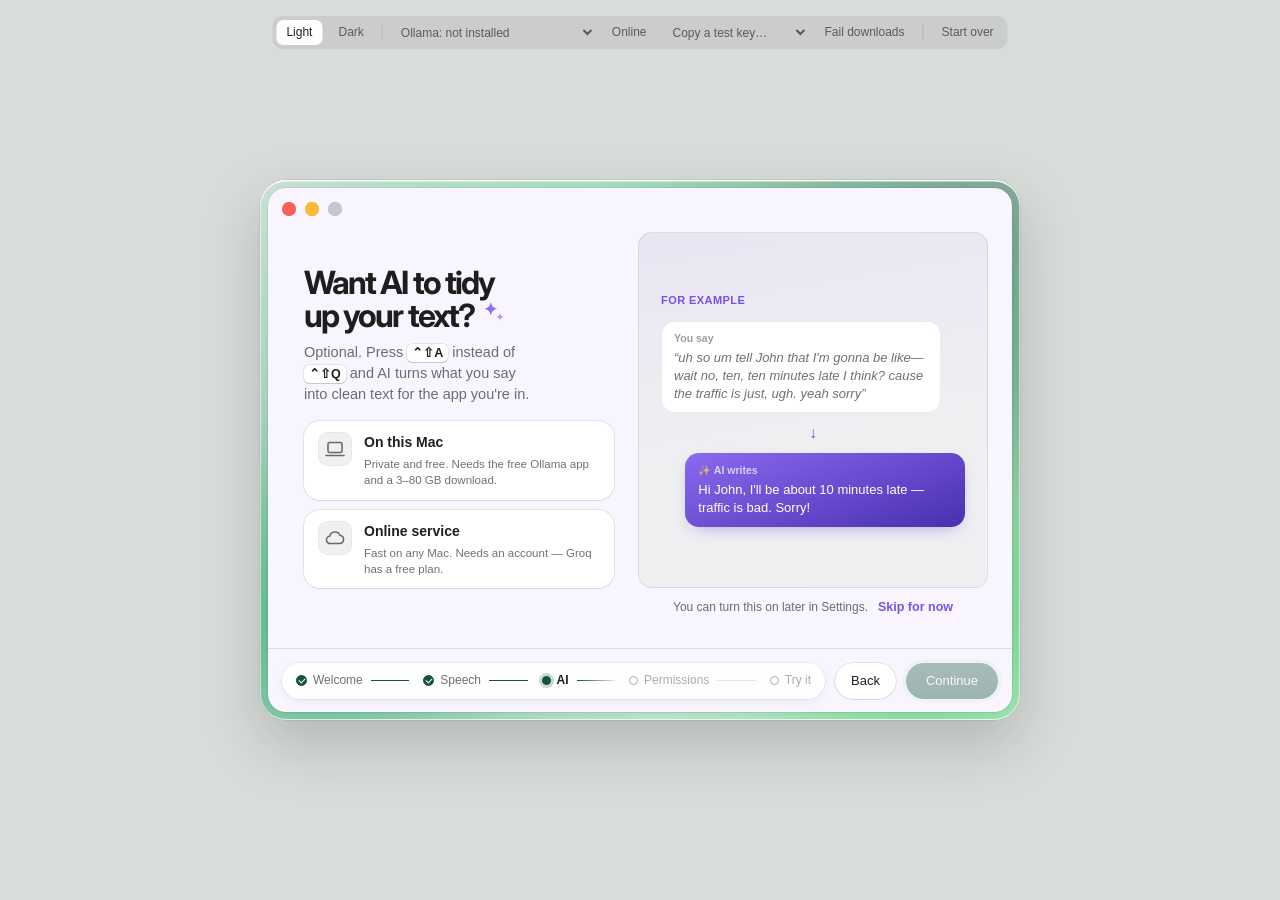
<file: docs/design/setup/03-ai.html>
<!doctype html>
<html lang="en" data-theme="light" data-variant="c" data-path="none">
<head>
  <meta charset="utf-8">
  <title>SpeechText Setup · ③ AI</title>
  <link rel="stylesheet" href="setup.css">
  <script src="setup.js"></script>
  <style>
    /* ---------------------------------------------------------------- ③ AI text polish
       Same two paths as ②; nothing is picked at first, and "Skip for now" sits under the panel. */

    :root[data-variant="c"] .choice-screen .copy p.lead { font-size: 14.5px; margin-bottom: 16px; }
    .kbd-inline {
      display: inline-block;
      padding: 0 5px;
      border-radius: 5px;
      font: 600 12.5px/1.45 var(--ui-font);
      color: var(--label);
      background: var(--control-bg);
      box-shadow: 0 0 0 0.5px rgba(0, 0, 0, 0.16), 0 1px 0 rgba(0, 0, 0, 0.12);
      white-space: nowrap;
    }
    .choices { gap: 10px; }
    .choice { padding: 11px 14px; }

    /* The window itself takes a faint violet too, so the whole step reads as "the AI one" */
    :root { --card-bg: #f8f5ff; }
    :root[data-theme="dark"] { --card-bg: #2c2a33; }

    /* ---- AI's colour: the app's AI violet (Semantic.ai) instead of the green, inside the window only */
    .content {
      --step-current: #7652e8;
      --phosphor: #b8a2ff;
      --primary-bg: #6c4ad8;
    }
    :root[data-theme="dark"] .content { --step-current: #a98bff; --phosphor: #9e7bff; --primary-bg: #6c4ad8; }
    .content .badge, :root:not([data-theme="dark"]) .content .row .t .badge:not(.quality):not(.warn):not(.done) { color: #5b3cc4; background: color-mix(in srgb, #9e7bff 18%, transparent); }
    :root[data-theme="dark"] .content .badge:not(.quality):not(.warn):not(.done) { color: #c4b1ff; background: color-mix(in srgb, #9e7bff 20%, transparent); }
    /* A faint violet wash on the panel, so the whole step reads as "the AI one" */
    .content > .right > .panel { background: linear-gradient(170deg, color-mix(in srgb, #9e7bff 9%, var(--panel-bg)), var(--panel-bg) 60%); }
    .example-label { color: #7652e8 !important; }
    :root[data-theme="dark"] .example-label { color: #b8a2ff !important; }
    .choice[aria-checked="true"] .glyph { background: linear-gradient(160deg, #7b5ce6, #3d2491); color: #e4dbff; }
    .title .spark { display: inline-block; width: 26px; height: 26px; margin-left: 6px; vertical-align: 2px; color: #8f6cf5; }
    :root[data-theme="dark"] .title .spark { color: #b8a2ff; }

    /* Under the panel: the way out, with the reassurance next to it */
    .right { display: flex; flex-direction: column; gap: 10px; min-height: 0; }
    .later { margin: 0; display: flex; align-items: center; justify-content: center; gap: 10px; font-size: 12px; color: var(--label-2); }
    /* The cards end where the panel ends, so leave the note's height under them */
    :root[data-variant="c"] .choice-screen .copy { padding-bottom: 36px; }

    /* The panel ends where the two cards end (the height is measured in the script below),
       and whatever it shows sits in its middle — the same box for all three answers */
    :root[data-variant="c"] .choice-screen .content > .panel { align-self: start; }
    .details-local { justify-content: safe center; }

    :root[data-path="none"] .details-none,
    :root[data-path="local"] .details-local,
    :root[data-path="online"] .details-online { display: flex; flex-direction: column; }

    /* ---- The example: what a dictation looks like before and after */
    .details-none { justify-content: center; gap: 12px; padding: 22px; }
    .example-label { font-size: 11px; font-weight: 600; color: var(--label-3); text-transform: uppercase; letter-spacing: 0.04em; }
    .said, .polished {
      padding: 10px 13px;
      border-radius: 14px;
      font-size: 13px;
      line-height: 1.4;
    }
    .said { align-self: flex-start; max-width: 92%; color: var(--label-2); font-style: italic; background: var(--control-bg); box-shadow: inset 0 0 0 1px var(--panel-border); }
    .polished { align-self: flex-end; max-width: 92%; color: #fff; background: linear-gradient(160deg, #8a6af0, #4a2fb0); box-shadow: 0 6px 18px -8px rgba(90, 60, 200, 0.55); }
    .said small, .polished small { display: block; margin-bottom: 3px; font-size: 10.5px; font-style: normal; font-weight: 600; opacity: 0.7; }
    .arrow { align-self: center; color: var(--step-current); font-size: 16px; line-height: 1; }

    /* ---- Ollama's status block */
    .ollama {
      display: flex;
      gap: 10px;
      align-items: flex-start;
      margin: 0 0 4px;
      padding: 12px;
      border-radius: 12px;
      background: var(--control-bg);
      box-shadow: inset 0 0 0 1px var(--panel-border);
      font-size: 12px;
      color: var(--label-2);
    }
    .ollama b { display: block; color: var(--label); font-size: 12.5px; margin-bottom: 2px; }
    .ollama .actions { margin-top: 8px; display: flex; gap: 8px; align-items: center; }
    .ollama .icon {
      flex: none;
      width: 28px;
      height: 28px;
      border-radius: 8px;
      display: grid;
      place-items: center;
      background: var(--panel-bg);
      color: var(--label-2);
    }
    .ollama.ok { padding: 8px 12px; align-items: center; color: #1e8e46; font-weight: 500; }
    :root[data-theme="dark"] .ollama.ok { color: var(--confirmation); }
    .row .row-action { margin-top: 6px; }
    .row.heavy .t { color: var(--label-2); }
    /* Three services on one line each, so the key block below fits without scrolling */
    .details-online .rows .row { padding: 5px 10px; align-items: center; }
    /* The box ends with the cards, so the key block is packed a little tighter than on ② */
    .details-online { padding: 10px 12px; }
    .details-online .key-block { margin-top: 8px; padding-top: 10px; }
    .details-online .status { min-height: 0; }
    .details-online .status:empty { display: none; }
    .details-online .rows .radio { margin-top: 0; }
  </style>
</head>
<body class="choice-screen">

  <!-- Review toolbar: outside the window, for looking at the design -->
  <div class="review-bar" role="toolbar" aria-label="Preview options">
    <button type="button" data-theme-set="light" aria-pressed="true">Light</button>
    <button type="button" data-theme-set="dark" aria-pressed="false">Dark</button>
    <span class="sep"></span>
    <select id="sim-ollama" aria-label="What Ollama is doing">
      <option value="missing">Ollama: not installed</option>
      <option value="stopped">Ollama: installed, not running</option>
      <option value="running">Ollama: running</option>
      <option value="old">Ollama: running, too old (0.18.1)</option>
    </select>
    <button type="button" id="sim-network" title="What a key check will find">Online</button>
    <select id="sim-copy-key" aria-label="Copy a test key">
      <option value="">Copy a test key…</option>
      <option value="groq">Groq key</option>
      <option value="anthropic">Claude key</option>
      <option value="openai">ChatGPT key</option>
      <option value="wrong">A key that won't work</option>
    </select>
    <button type="button" id="sim-fail">Fail downloads</button>
    <span class="sep"></span>
    <button type="button" id="sim-reset">Start over</button>
  </div>

  <div class="stage">
  <!-- The moving glow, under the window and seen through its glass frame -->
  <div class="aura" aria-hidden="true"><div class="swirl"><i></i><i></i><i></i><i></i><i></i><i></i><i></i></div></div>

  <div class="window" role="dialog" aria-label="SpeechText Setup">
    <div class="card">
      <div class="traffic" aria-hidden="true"><i></i><i></i><i></i></div>

      <main class="content">

        <!-- Left: the question and the answers -->
        <section class="copy">
          <h1 class="title" id="step-title">Want AI to tidy up your text?<svg class="spark" viewBox="0 0 24 24" fill="currentColor" aria-hidden="true"><path d="M10 2.5c.5 3.9 2.6 6 6.5 6.5-3.9.5-6 2.6-6.5 6.5-.5-3.9-2.6-6-6.5-6.5 3.9-.5 6-2.6 6.5-6.5z"/><path d="M18.5 13c.3 2.2 1.3 3.2 3.5 3.5-2.2.3-3.2 1.3-3.5 3.5-.3-2.2-1.3-3.2-3.5-3.5 2.2-.3 3.2-1.3 3.5-3.5z" opacity=".7"/></svg></h1>
          <p class="lead">Optional. Press <span class="kbd-inline">⌃⇧A</span> instead of <span class="kbd-inline">⌃⇧Q</span> and AI turns what you say into clean text for the app you're in.</p>

          <div class="choices" role="radiogroup" aria-labelledby="step-title">
            <button class="choice" type="button" role="radio" aria-checked="false" data-path="local">
              <span class="glyph" aria-hidden="true">
                <svg width="20" height="16" viewBox="0 0 20 16" fill="none" stroke="currentColor" stroke-width="1.6" stroke-linejoin="round"><rect x="3" y="1.5" width="14" height="10" rx="1.6"/><path d="M1 14.5h18" stroke-linecap="round"/></svg>
              </span>
              <span>
                <span class="head"><span class="name">On this Mac</span></span>
                <span class="facts" style="display:block">Private and free. Needs the free Ollama app and a 3–80 GB download.</span>
              </span>
            </button>

            <button class="choice" type="button" role="radio" aria-checked="false" data-path="online">
              <span class="glyph" aria-hidden="true">
                <svg width="20" height="15" viewBox="0 0 20 15" fill="none" stroke="currentColor" stroke-width="1.6" stroke-linejoin="round"><path d="M5.5 13.5h9a4 4 0 0 0 .6-7.96A5.5 5.5 0 0 0 4.6 6.3 3.6 3.6 0 0 0 5.5 13.5z"/></svg>
              </span>
              <span>
                <span class="head"><span class="name">Online service</span><span class="badge" id="online-badge" hidden>Ready</span></span>
                <span class="facts" style="display:block">Fast on any Mac. Needs an account — Groq has a free plan.</span>
              </span>
            </button>

          </div>
        </section>

        <!-- Right: what the chosen option needs -->
        <div class="right">
        <section class="panel" aria-label="Details">

          <!-- Nothing picked yet: the example of what AI polish does -->
          <div class="details details-none">
            <span class="example-label">For example</span>
            <div class="said"><small>You say</small>“uh so um tell John that I'm gonna be like— wait no, ten, ten minutes late I think? cause the traffic is just, ugh. yeah sorry”</div>
            <div class="arrow" aria-hidden="true">↓</div>
            <div class="polished"><small>✨ AI writes</small>Hi John, I'll be about 10 minutes late — traffic is bad. Sorry!</div>
          </div>

          <!-- On this Mac: Ollama, then a model -->
          <div class="details details-local">
            <div id="ollama"></div>
            <div id="llm-models" role="radiogroup" aria-label="AI model"></div>
          </div>

          <!-- Online service: a service and its key -->
          <div class="details details-online">
            <div class="rows" role="radiogroup" aria-label="Online service">
              <div class="row" role="radio" tabindex="0" data-service="groq">
                <span class="radio"></span>
                <span><div class="t">Groq <span>· Free plan</span> <span class="badge">Recommended</span></div></span>
              </div>
              <div class="row" role="radio" tabindex="0" data-service="anthropic">
                <span class="radio"></span>
                <span><div class="t">Claude <span>· Anthropic · Paid</span></div></span>
              </div>
              <div class="row" role="radio" tabindex="0" data-service="openai">
                <span class="radio"></span>
                <span><div class="t">ChatGPT <span>· OpenAI · Paid</span></div></span>
              </div>
            </div>
            <div class="key-block" id="key-block"></div>
          </div>
        </section>
        <p class="later">You can turn this on later in Settings. <button class="skip-btn" type="button" id="skip">Skip for now</button></p>
        </div>
      </main>

      <footer class="footer">
        <ol class="steps steps-bar" aria-label="Setup steps">
          <li><span class="dot"></span><span class="label">Welcome</span></li>
          <li><span class="dot"></span><span class="label">Speech</span></li>
          <li class="current" aria-current="step"><span class="dot"></span><span class="label">AI</span></li>
          <li><span class="dot"></span><span class="label">Permissions</span></li>
          <li><span class="dot"></span><span class="label">Try it</span></li>
        </ol>
        <button class="btn btn-secondary" type="button" id="back">Back</button>
        <button class="btn btn-primary" type="button" id="primary" autofocus disabled>Continue</button>
      </footer>
    </div>
  </div>
  </div>

  <script>
    // ③ AI text polish (spec §4). Choices live in Setup.state.ai; Continue writes Setup.state.settings.ai.
    const root = document.documentElement;
    const S = () => Setup.state;
    const primary = document.getElementById("primary");

    // localLLMModels (Ollama.swift) for a MacBook Pro M1 Pro 32 GB — the 24–32 GB tier:
    // recommended Gemma 4 12B, best quality Qwen3.8 27B; anything whose memory floor is above 32 GB is heavier.
    const LLM = [
      { id: "gemma4:12b",      name: "Gemma 4 12B",  bytes: 7.6e9,  min: "0.30.5",  pick: "rec",  line: "Clean text in 2–4 seconds." },
      { id: "qwen3.8:27b",     name: "Qwen3.8 27B",  bytes: 17.7e9, min: "0.32.12", pick: "best", line: "Writes best, but takes 5–14 seconds." },
      { id: "qwen3.5:9b",      name: "Qwen3.5 9B",   bytes: 6.6e9,  min: "0.17.4",  line: "A step behind Gemma 4 12B, a little lighter." },
      { id: "qwen3.5:4b",      name: "Qwen3.5 4B",   bytes: 3.4e9,  min: "0.17.4",  line: "Works, with some mistakes." },
      { id: "qwen3.5:2b",      name: "Qwen3.5 2B",   bytes: 2.7e9,  min: "0.17.4",  line: "Many mistakes in Ukrainian. Not recommended." },
      { id: "qwen3.5:0.8b",    name: "Qwen3.5 0.8B", bytes: 1.0e9,  min: "0.17.4",  line: "Not recommended for Ukrainian." },
      { id: "gemma4:26b",      name: "Gemma 4 26B",  bytes: 18.6e9, min: "0.20.0",  heavy: 36,  line: "Fast and clean. Needs 36 GB of memory." },
      { id: "gemma4:31b",      name: "Gemma 4 31B",  bytes: 19.9e9, min: "0.20.0",  heavy: 36,  line: "Strong writing, slower. Needs 36 GB of memory." },
      { id: "qwen3.6:35b-a3b", name: "Qwen3.6 35B",  bytes: 22.6e9, min: "0.24.0",  heavy: 36,  line: "Big-model knowledge at small-model speed. Needs 36 GB." },
      { id: "gpt-oss:120b",    name: "gpt-oss 120B", bytes: 65.4e9, min: "0.11.0",  heavy: 96,  line: "OpenAI's open model. Needs 96 GB of memory." },
      { id: "qwen3.5:122b",    name: "Qwen3.5 122B", bytes: 81.4e9, min: "0.17.4",  heavy: 128, line: "The largest model for a Mac. Needs 128 GB." },
    ];
    const llm = id => LLM.find(m => m.id === id);
    const newer = (have, need) => {
      const a = have.split(".").map(Number), b = need.split(".").map(Number);
      for (let i = 0; i < 3; i++) if ((a[i] || 0) !== (b[i] || 0)) return (a[i] || 0) > (b[i] || 0);
      return true;
    };
    const ollamaVersion = () => S().sim.ollama === "old" ? "0.18.1" : "0.34.1";
    const needsNewer = m => !newer(ollamaVersion(), m.min);

    // ---- Nothing is picked until the user picks: the panel opens on the example, which sells the feature
    if (!S().ai.chosen) { S().ai.path = "none"; S().ai.service = "groq"; Setup.changed(); }

    // ---- Ollama detection (simulated; the app polls /api/version every 2 s while this panel shows)
    let ollamaChecking = false;
    function checkOllama(after) {
      ollamaChecking = true;
      render();
      setTimeout(() => { ollamaChecking = false; after?.(); Setup.changed(); }, 900);
    }
    let awaitingOllama = false;
    addEventListener("focus", () => {
      // Back from ollama.com: the reviewer "installed" it
      if (!awaitingOllama) return;
      awaitingOllama = false;
      checkOllama(() => { if (S().sim.ollama === "missing") S().sim.ollama = "stopped"; });
    });

    const simOllama = document.getElementById("sim-ollama");
    simOllama.value = S().sim.ollama;
    simOllama.addEventListener("change", () => { S().sim.ollama = simOllama.value; checkOllama(); });

    document.getElementById("ollama").addEventListener("click", e => {
      const act = e.target.closest("[data-act]")?.dataset.act;
      if (act === "get") { window.open("https://ollama.com/download", "_blank", "noopener"); awaitingOllama = true; }
      if (act === "open") checkOllama(() => { S().sim.ollama = "running"; simOllama.value = "running"; });
    });

    function renderOllama() {
      const el = document.getElementById("ollama");
      const state = ollamaChecking ? "checking" : S().sim.ollama;
      el.innerHTML = {
        checking: `<div class="ollama"><span class="spinner"></span><span>Looking for Ollama…</span></div>`,
        missing:  `<div class="ollama"><div><b>Ollama is a free app that runs AI on your Mac.</b>Download it, open it once, and come back — we'll notice.<div class="actions"><button class="link-btn" type="button" data-act="get">Get Ollama ↗</button></div></div></div>`,
        stopped:  `<div class="ollama"><div><b>Ollama is installed but not running.</b>Open it, and the models will appear here.<div class="actions"><button class="link-btn" type="button" data-act="open">Open Ollama</button></div></div></div>`,
        running:  `<div class="ollama ok">✓ Ollama is running.</div>`,
        old:      `<div class="ollama ok">✓ Ollama is running <span style="color:var(--label-2);font-weight:400">· version 0.18.1</span></div>`,
      }[state];
      return state === "running" || state === "old";
    }

    // ---- Models (shown when Ollama runs): picks first, then the rest that fit, then the heavier ones
    function modelRow(m) {
      const sel = S().ai.model === m.id;
      const d = S().downloads.ai;
      const p = d && d.id === m.id ? Setup.progress("ai") : null;
      const installed = S().installed.ai.includes(m.id) || p?.phase === "ready";
      let badge = "";
      if (installed) badge = '<span class="badge done">✓ Installed</span>';
      else if (needsNewer(m)) badge = '<span class="badge warn">Needs newer Ollama</span>';
      else if (m.heavy) badge = '<span class="badge warn">Too heavy for this Mac</span>';
      else if (m.pick === "rec") badge = '<span class="badge">Recommended</span>';
      else if (m.pick === "best") badge = '<span class="badge quality">Best quality</span>';
      let extra = "";
      if (p?.phase === "downloading") extra = `<div class="progress"><i style="width:${(p.fraction * 100).toFixed(1)}%"></i></div><div class="row-note">Downloading · ${Math.floor(p.fraction * 100)}%</div>`;
      if (p?.phase === "failed") extra = `<div class="row-note bad">Download failed. <button type="button" class="inline-link" data-retry>Retry</button></div>`;
      if (sel && needsNewer(m) && !installed) extra += `<div class="row-action"><button class="link-btn" type="button" data-update>Update Ollama ↗</button></div>`;
      return `<div class="row${m.heavy ? " heavy" : ""}" role="radio" tabindex="0" aria-checked="${sel}" data-model="${m.id}">
          <span class="radio"></span>
          <span><div class="t">${m.name} <span>· ${Setup.size(m.bytes)}</span> ${badge}</div><div class="d">${m.line}</div>${extra}</span>
        </div>`;
    }
    function renderModels(show) {
      const el = document.getElementById("llm-models");
      if (!show) { el.innerHTML = ""; return; }
      const picks = LLM.filter(m => m.pick), rest = LLM.filter(m => !m.pick && !m.heavy), heavy = LLM.filter(m => m.heavy);
      const warn = llm(S().ai.model)?.heavy ? `<p class="panel-note">This model may be slow on your Mac. We recommend Gemma 4 12B.</p>` : "";
      el.innerHTML = `
        <p class="list-heading">Recommended for your Mac (M1 Pro, 32 GB)</p>
        <div class="rows">${picks.map(modelRow).join("")}</div>
        <p class="list-heading">Other models</p>
        <div class="rows">${rest.map(modelRow).join("")}</div>
        <p class="list-heading">Heavier models</p>
        <div class="rows">${heavy.map(modelRow).join("")}</div>${warn}`;
    }
    document.getElementById("llm-models").addEventListener("click", e => {
      if (e.target.closest("[data-retry]")) { e.stopPropagation(); Setup.retryDownload("ai"); return; }
      if (e.target.closest("[data-update]")) { e.stopPropagation(); window.open("https://ollama.com/download", "_blank", "noopener"); return; }
      const row = e.target.closest(".row");
      if (row) { S().ai.model = row.dataset.model; Setup.changed(); }
    });
    document.getElementById("llm-models").addEventListener("keydown", e => {
      const row = e.target.closest(".row");
      if (row && e.key === " ") { e.preventDefault(); row.click(); }
    });

    // ---- Cards and services
    document.querySelectorAll(".choice").forEach(card => card.addEventListener("click", () => {
      S().ai.path = card.dataset.path;
      S().ai.chosen = true;
      if (card.dataset.path === "local") checkOllama();
      Setup.changed();
    }));
    document.querySelectorAll(".details-online .row").forEach(row => {
      row.addEventListener("click", () => { S().ai.service = row.dataset.service; Setup.changed(); });
      row.addEventListener("keydown", e => { if (e.key === " ") { e.preventDefault(); row.click(); } });
    });

    let lastSig = "";
    function render() {
      const ai = S().ai;
      root.dataset.path = ai.path;
      document.querySelectorAll(".choice").forEach(c => c.setAttribute("aria-checked", String(c.dataset.path === ai.path)));
      document.querySelectorAll(".details-online .row").forEach(r => r.setAttribute("aria-checked", String(r.dataset.service === ai.service)));

      // Groq's key from ② is reused as is (spec §4.4)
      const reuse = ai.service === "groq" && Setup.keyUsable("groq") && S().settings.stt?.sttProvider === "groq";
      Setup.renderKeyBlock(document.getElementById("key-block"), ai.service,
        reuse ? { collapsedText: "AI polish is ready — it uses your Groq key." } : {});
      document.getElementById("online-badge").hidden = !(Setup.keyUsable("groq") && S().settings.stt?.sttProvider === "groq");

      const p = Setup.progress("ai");
      const sig = JSON.stringify([ai.model, ollamaChecking, S().sim.ollama, S().downloads.ai?.id, p?.phase, p?.fraction && Math.floor(p.fraction * 100)]);
      if (sig !== lastSig) { lastSig = sig; renderModels(renderOllama()); }

      // The primary button (spec §4.5 states, §4.6 Not now)
      const running = !ollamaChecking && ["running", "old"].includes(S().sim.ollama);
      if (ai.path === "none") { primary.textContent = "Continue"; primary.disabled = true; }
      else if (ai.path === "online") { primary.textContent = "Continue"; primary.disabled = !Setup.keyUsable(ai.service); }
      else {
        const m = llm(ai.model), d = S().downloads.ai;
        const have = S().installed.ai.includes(m.id) || (d && d.id === m.id && p?.phase !== "failed");
        primary.disabled = !running || (!have && needsNewer(m));
        primary.textContent = !running || have ? "Continue" : d?.id === m.id && p?.phase === "failed" ? "Retry and continue" : "Download and continue";
      }
    }

    document.getElementById("skip").addEventListener("click", () => {
      delete S().settings.ai;   // Skip for now writes nothing
      Setup.changed();
      console.info("③ writes nothing");
      Setup.go(3);
    });
    primary.addEventListener("click", () => {
      const ai = S().ai;
      if (ai.path === "none") return;
      if (ai.path === "online") {
        const keyName = { groq: "groqAPIKey", anthropic: "anthropicAPIKey", openai: "openAIAPIKey" }[ai.service];
        S().settings.ai = { llmProvider: ai.service, [keyName]: Setup.keyOf(ai.service).value };
      } else {
        const m = llm(ai.model), d = S().downloads.ai;
        if (!S().installed.ai.includes(m.id) && (!d || d.id !== m.id || d.status === "failed"))
          Setup.startDownload("ai", { id: m.id, name: m.name, bytes: m.bytes });
        S().settings.ai = { llmProvider: "ollama", ollamaModel: m.id };
      }
      Setup.changed();
      console.info("③ writes", S().settings.ai ?? "nothing");
      Setup.go(3);
    });
    document.getElementById("back").addEventListener("click", () => Setup.go(1));

    const hashPath = location.hash.slice(1).split("-")[1];
    if (["none", "local", "online"].includes(hashPath)) S().ai.path = hashPath;

    // The panel's bottom edge lines up with the Online service card's
    const panel = document.querySelector(".panel");
    const fitPanel = () => {
      const card = document.querySelector('.choice[data-path="online"]');
      panel.style.height = Math.round(card.getBoundingClientRect().bottom - panel.getBoundingClientRect().top) + "px";
    };
    addEventListener("resize", fitPanel);
    document.fonts.ready.then(fitPanel);
    fitPanel();

    if (S().ai.path === "local") checkOllama();
    Setup.init({ step: 2, primary, back: () => Setup.go(1) });
    Setup.onChange(render);
    setInterval(render, 300);
    render();
  </script>
</body>
</html>
</file>
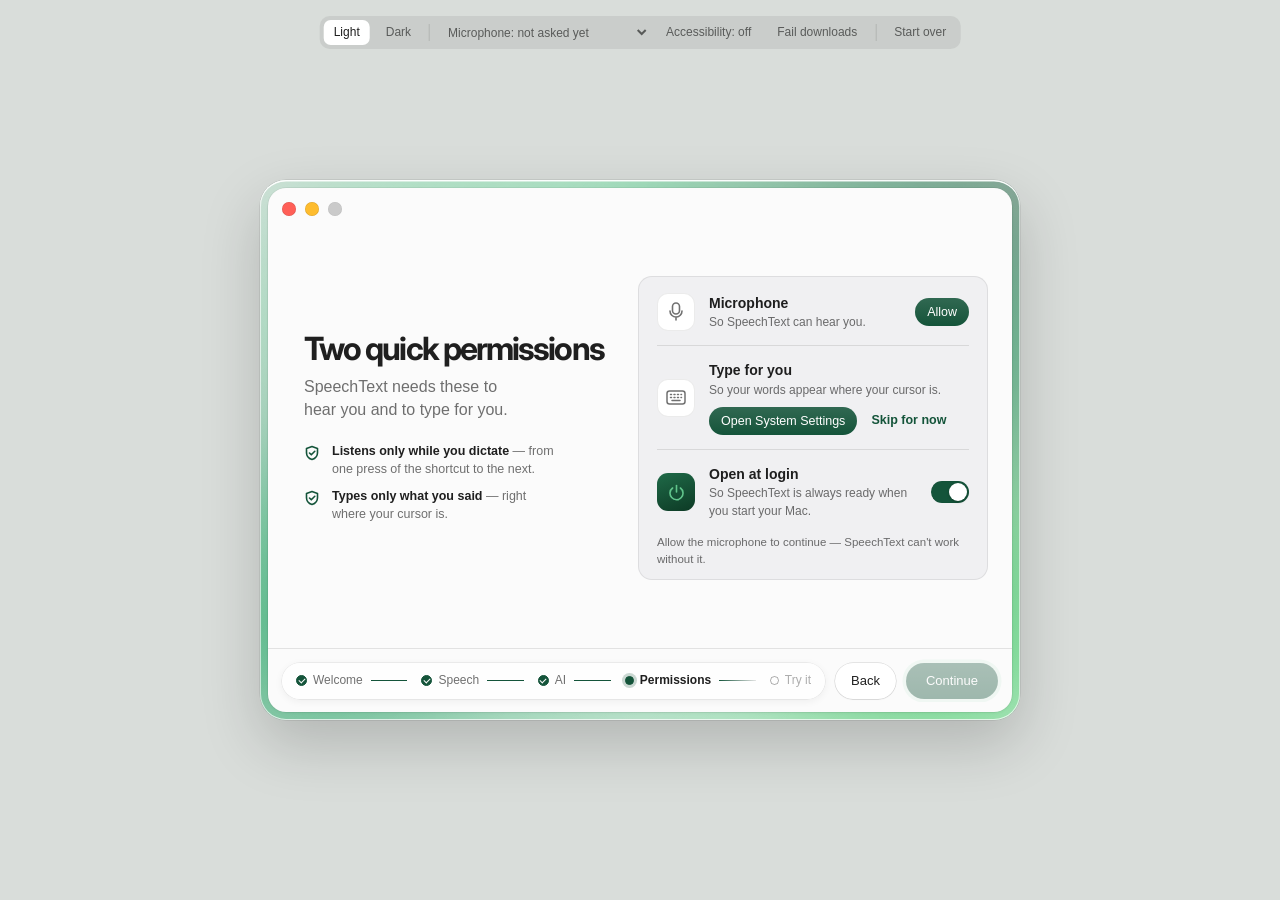
<file: docs/design/setup/04-permissions.html>
<!doctype html>
<html lang="en" data-theme="light" data-variant="c">
<head>
  <meta charset="utf-8">
  <title>SpeechText Setup · ④ Permissions</title>
  <link rel="stylesheet" href="setup.css">
  <script src="setup.js"></script>
  <style>
    /* ---------------------------------------------------------------- ④ Permissions
       Left: why. Right: the three rows, each with the one control it needs right now. */

    /* What the permissions are used for, under the lead — the promise that makes "Allow" easy */
    .promises { list-style: none; margin: 0; padding: 0; width: 100%; max-width: 250px; display: flex; flex-direction: column; gap: 10px; }
    .promises li { text-wrap: pretty; display: grid; grid-template-columns: 18px 1fr; gap: 10px; font-size: 12.5px; line-height: 1.4; color: var(--label-2); }
    .promises li b { color: var(--label); font-weight: 600; }
    .promises svg { margin-top: 2px; color: var(--step-current); }

    /* The panel is as tall as its rows (and the hint, while there is one); it and the left
       column's text both sit in the middle of the window's content area */
    :root[data-variant="c"] .choice-screen .content > .panel.perm-panel { align-self: center; display: flex; flex-direction: column; }
    .choice-screen .copy { justify-content: center; }
    .perms { display: flex; flex-direction: column; padding: 2px 18px; }
    .perm:last-child { padding-bottom: 12px; }
    .perm {
      display: grid;
      grid-template-columns: 38px 1fr auto;
      gap: 14px;
      align-items: center;
      padding: 14px 0;
    }
    .perm + .perm { border-top: 1px solid var(--separator); }
    .perm .icon {
      width: 38px;
      height: 38px;
      border-radius: 11px;
      display: grid;
      place-items: center;
      color: var(--label-2);
      background: var(--control-bg);
      box-shadow: inset 0 0 0 1px var(--panel-border);
      transition: background 0.3s, color 0.3s;
    }
    .perm[data-state="granted"] .icon, .perm[data-state="on"] .icon { background: linear-gradient(160deg, #1f6a48, var(--brand-deep)); color: var(--phosphor); box-shadow: none; }
    .perm .t { font-size: 14px; font-weight: 600; }
    .perm .d { font-size: 12px; color: var(--label-2); margin-top: 1px; }
    .perm .state { display: flex; gap: 6px; align-items: flex-start; margin-top: 6px; font-size: 11.5px; line-height: 1.4; color: var(--label-2); }
    .perm .state:empty { display: none; }
    .perm .state.warn { color: #b35f00; }
    :root[data-theme="dark"] .perm .state.warn { color: var(--warning); }
    .perm .state.bad { color: var(--danger); }
    .waiting-dot { flex: none; width: 7px; height: 7px; margin: 5px 1px 0; border-radius: 50%; background: #0a84ff; animation: wait-pulse 1.6s ease-in-out infinite; }
    @keyframes wait-pulse { 50% { opacity: 0.3; transform: scale(0.8); } }
    .perm .control { display: flex; align-items: center; }
    .perm .link-btn { height: 28px; padding: 0 12px; border-radius: 14px; font-size: 12.5px; }
    /* A long action sits under the row's text, so the text keeps its width */
    .perm .actions { display: flex; align-items: center; gap: 14px; margin-top: 8px; }
    .perm .actions:empty { display: none; }
    .allowed { font-size: 12.5px; font-weight: 600; color: #1e8e46; white-space: nowrap; }
    :root[data-theme="dark"] .allowed { color: var(--confirmation); }
    /* A row that has just been granted glows once */
    .perm.just .icon { animation: just 1.2s ease-out; }
    @keyframes just { 0% { box-shadow: 0 0 0 0 color-mix(in srgb, var(--phosphor) 70%, transparent); } 100% { box-shadow: 0 0 0 14px transparent; } }

    /* The macOS switch, in the app's green */
    .switch {
      flex: none;
      position: relative;
      width: 38px;
      height: 22px;
      border: 0;
      padding: 0;
      border-radius: 11px;
      cursor: pointer;
      background: var(--separator);
      box-shadow: inset 0 0 0 0.5px rgba(0, 0, 0, 0.08);
      transition: background 0.2s;
    }
    .switch::after {
      content: "";
      position: absolute;
      top: 2px;
      left: 2px;
      width: 18px;
      height: 18px;
      border-radius: 50%;
      background: #fff;
      box-shadow: 0 1px 3px rgba(0, 0, 0, 0.25);
      transition: transform 0.2s;
    }
    .switch[aria-checked="true"] { background: var(--step-current); }
    :root[data-theme="dark"] .switch[aria-checked="true"] { background: #2f9e67; }
    .switch[aria-checked="true"]::after { transform: translateX(16px); }
    .switch:focus-visible { outline: 3px solid color-mix(in srgb, var(--phosphor) 45%, transparent); outline-offset: 1px; }

    /* Why Continue is off */
    .panel-hint { margin: 0; padding: 0 18px 12px; font-size: 11.5px; color: var(--label-2); text-align: left; }
    .panel-hint[hidden] { display: none; }

    /* The setup window when another app is in front: macOS greys the traffic lights */
    .window.inactive .traffic i { background: var(--label-3) !important; opacity: 0.35 !important; }

    /* ================================================================ What macOS shows
       Not part of the design — stand-ins for the system alert and System Settings, so the
       flow can be clicked through. */

    .sys-alert {
      position: fixed;
      z-index: 30;
      left: 50%;
      top: 190px;
      transform: translateX(-50%);
      width: 272px;
      padding: 20px 16px 16px;
      border-radius: 24px;
      text-align: center;
      font-size: 11.5px;
      color: var(--label-2);
      background: var(--glass);
      backdrop-filter: blur(30px) saturate(1.8);
      -webkit-backdrop-filter: blur(30px) saturate(1.8);
      box-shadow: 0 0 0 0.5px rgba(0, 0, 0, 0.25), 0 20px 60px rgba(0, 0, 0, 0.35);
    }
    .sys-alert img { width: 56px; height: 56px; margin-bottom: 8px; }
    .sys-alert b { display: block; margin-bottom: 6px; font-size: 13px; color: var(--label); }
    .sys-alert p { margin: 0 0 16px; }
    .sys-alert .buttons { display: flex; gap: 8px; }
    .sys-alert .buttons button { flex: 1; height: 28px; border: 0; border-radius: 14px; font: 500 13px/1 var(--ui-font); cursor: pointer; background: var(--control-bg); color: var(--label); box-shadow: 0 0 0 0.5px rgba(0, 0, 0, 0.15); }
    .sys-alert .buttons .default { background: #0a84ff; color: #fff; }

    .sys-settings {
      position: fixed;
      z-index: 20;
      left: 560px;
      top: 170px;
      width: 560px;
      height: 440px;
      display: grid;
      grid-template-columns: 170px 1fr;
      border-radius: 22px;
      overflow: hidden;
      font-size: 12px;
      color: var(--label);
      background: var(--card-bg);
      box-shadow: 0 0 0 0.5px rgba(0, 0, 0, 0.3), 0 26px 70px rgba(0, 0, 0, 0.35);
    }
    .sys-settings[hidden], .sys-alert[hidden], .helper[hidden], .scrim[hidden] { display: none; }
    .sys-settings aside { padding: 14px 8px; background: var(--panel-bg); border-right: 1px solid var(--separator); }
    .sys-settings aside .traffic { display: flex; margin: 0 0 16px 6px; }
    .sys-settings aside .traffic i { width: 12px; height: 12px; }
    .sys-settings aside .traffic i:first-child { cursor: pointer; }
    .sys-settings .search { height: 24px; margin: 0 4px 12px; padding: 0 8px; border-radius: 7px; display: flex; align-items: center; color: var(--label-3); background: var(--separator); }
    .sys-settings nav div { padding: 5px 8px; border-radius: 7px; color: var(--label-2); }
    .sys-settings nav .on { background: #0a84ff; color: #fff; }
    .sys-settings main { padding: 16px 18px; overflow: hidden; }
    .sys-settings h2 { margin: 0 0 12px; font-size: 15px; font-weight: 700; }
    .sys-settings h2 span { color: var(--label-3); font-weight: 400; margin-right: 8px; }
    .sys-settings .explain { margin: 0 0 12px; color: var(--label-2); }
    .sys-settings .list { border-radius: 10px; background: var(--control-bg); box-shadow: inset 0 0 0 1px var(--panel-border); }
    .sys-settings .app[data-mine] { cursor: pointer; }
    .sys-settings .app { display: flex; align-items: center; gap: 10px; padding: 8px 12px; }
    .sys-settings .app + .app { border-top: 1px solid var(--separator); }
    .sys-settings .app .ico { width: 22px; height: 22px; border-radius: 6px; flex: none; }
    .sys-settings .app img.ico { box-shadow: none; }
    .sys-settings .app span { flex: 1; }
    .sys-settings .app.target { position: relative; z-index: 1; box-shadow: 0 0 0 2px #0a84ff; border-radius: 8px; }
    .sys-settings .app .switch { width: 32px; height: 19px; }
    .sys-settings .app .switch::after { width: 15px; height: 15px; }
    .sys-settings .app .switch[aria-checked="true"] { background: #0a84ff; }
    .sys-settings .app .switch[aria-checked="true"]::after { transform: translateX(13px); }
    .sys-settings .plusminus { margin-top: 8px; color: var(--label-3); letter-spacing: 8px; }

    /* The helper panel (spec §5.3, step 3): floats beside System Settings, points at the switch */
    .helper {
      position: fixed;
      z-index: 25;
      left: 300px;
      top: 274px;
      width: 244px;
      padding: 14px 16px;
      border-radius: 18px;
      font-size: 12px;
      color: var(--label-2);
      background: var(--glass);
      backdrop-filter: blur(24px) saturate(1.6);
      -webkit-backdrop-filter: blur(24px) saturate(1.6);
      box-shadow: 0 0 0 0.5px rgba(0, 0, 0, 0.2), 0 14px 40px rgba(0, 0, 0, 0.28);
    }
    .helper::after {
      /* the arrow towards the SpeechText row */
      content: "";
      position: absolute;
      right: -7px;
      top: 26px;
      width: 14px;
      height: 14px;
      transform: rotate(45deg);
      background: inherit;
      box-shadow: 0.5px -0.5px 0 rgba(0, 0, 0, 0.12);
    }
    .helper.no-arrow::after { display: none; }
    .helper b { display: block; margin-bottom: 4px; font-size: 13px; color: var(--label); }
    .helper p { margin: 0 0 10px; line-height: 1.4; }
    .helper .demo { display: flex; align-items: center; gap: 8px; margin-bottom: 12px; padding: 7px 10px; border-radius: 9px; background: var(--control-bg); }
    .helper .demo img { width: 18px; height: 18px; }
    .helper .demo span { flex: 1; color: var(--label); }
    .helper .demo .switch { width: 32px; height: 19px; pointer-events: none; animation: flip 2.4s ease-in-out infinite; }
    .helper .demo .switch::after { width: 15px; height: 15px; animation: flip-knob 2.4s ease-in-out infinite; }
    @keyframes flip { 0%, 40% { background: var(--separator); } 55%, 100% { background: #0a84ff; } }
    @keyframes flip-knob { 0%, 40% { transform: none; } 55%, 100% { transform: translateX(13px); } }
    .helper .btn { height: 26px; font-size: 12px; padding: 0 14px; border-radius: 13px; float: right; }
    .helper::before { content: ""; display: table; }
    .helper > :last-child::after { content: ""; display: block; clear: both; }
    .helper .head { display: flex; gap: 8px; align-items: baseline; }
    .helper .head .arrow { color: #0a84ff; font-size: 14px; animation: nudge 1.2s ease-in-out infinite; }
    @keyframes nudge { 50% { transform: translateX(3px); } }

    .scrim { position: fixed; inset: 0; z-index: 15; }
  </style>
</head>
<body class="choice-screen">

  <!-- Review toolbar: outside the window, for looking at the design -->
  <div class="review-bar" role="toolbar" aria-label="Preview options">
    <button type="button" data-theme-set="light" aria-pressed="true">Light</button>
    <button type="button" data-theme-set="dark" aria-pressed="false">Dark</button>
    <span class="sep"></span>
    <select id="sim-mic" aria-label="What macOS reports for the microphone">
      <option value="notAsked">Microphone: not asked yet</option>
      <option value="granted">Microphone: allowed</option>
      <option value="denied">Microphone: turned off</option>
      <option value="restricted">Microphone: blocked by an admin</option>
    </select>
    <button type="button" id="sim-ax" title="Flip SpeechText's switch in Accessibility">Accessibility: off</button>
    <button type="button" id="sim-fail">Fail downloads</button>
    <span class="sep"></span>
    <button type="button" id="sim-reset">Start over</button>
  </div>

  <div class="stage">
  <!-- The moving glow, under the window and seen through its glass frame -->
  <div class="aura" aria-hidden="true"><div class="swirl"><i></i><i></i><i></i><i></i><i></i><i></i><i></i></div></div>

  <div class="window" role="dialog" aria-label="SpeechText Setup">
    <div class="card">
      <div class="traffic" aria-hidden="true"><i></i><i></i><i></i></div>

      <main class="content">

        <!-- Left: what is asked, and what it is used for -->
        <section class="copy">
          <h1 class="title" id="step-title">Two quick permissions</h1>
          <p class="lead">SpeechText needs these to hear you and to type for you.</p>

          <ul class="promises">
            <li>
              <svg width="16" height="16" viewBox="0 0 16 16" fill="none" stroke="currentColor" stroke-width="1.6" stroke-linecap="round" stroke-linejoin="round"><path d="M8 1.5l5.5 2v4.2c0 3.3-2.3 5.8-5.5 6.8-3.2-1-5.5-3.5-5.5-6.8V3.5z"/><path d="M5.5 8l1.8 1.8L10.8 6.3"/></svg>
              <span><b>Listens only while you dictate</b> — from one press of the shortcut to the next.</span>
            </li>
            <li>
              <svg width="16" height="16" viewBox="0 0 16 16" fill="none" stroke="currentColor" stroke-width="1.6" stroke-linecap="round" stroke-linejoin="round"><path d="M8 1.5l5.5 2v4.2c0 3.3-2.3 5.8-5.5 6.8-3.2-1-5.5-3.5-5.5-6.8V3.5z"/><path d="M5.5 8l1.8 1.8L10.8 6.3"/></svg>
              <span><b>Types only what you said</b> — right where your cursor is.</span>
            </li>
          </ul>
        </section>

        <!-- Right: the three rows -->
        <section class="panel perm-panel" aria-label="Permissions">
          <div class="perms">
            <div class="perm" id="row-mic">
              <span class="icon" aria-hidden="true">
                <svg width="14" height="19" viewBox="0 0 14 19" fill="none" stroke="currentColor" stroke-width="1.6" stroke-linecap="round"><rect x="3.5" y="1" width="7" height="11" rx="3.5"/><path d="M1 9a6 6 0 0 0 12 0M7 15v3"/></svg>
              </span>
              <div>
                <div class="t">Microphone</div>
                <div class="d">So SpeechText can hear you.</div>
                <div class="state" role="status"></div>
                <div class="actions"></div>
              </div>
              <div class="control"></div>
            </div>

            <div class="perm" id="row-ax">
              <span class="icon" aria-hidden="true">
                <svg width="20" height="15" viewBox="0 0 20 15" fill="none" stroke="currentColor" stroke-width="1.5" stroke-linecap="round" stroke-linejoin="round"><rect x="1" y="1" width="18" height="13" rx="2.5"/><path d="M4.5 4.5h1M8 4.5h1M11.5 4.5h1M15 4.5h.5M4.5 7.5h1M8 7.5h1M11.5 7.5h1M15 7.5h.5M6 10.5h8"/></svg>
              </span>
              <div>
                <div class="t">Type for you</div>
                <div class="d">So your words appear where your cursor is.</div>
                <div class="state" role="status"></div>
                <div class="actions"></div>
              </div>
              <div class="control"></div>
            </div>

            <div class="perm" id="row-login">
              <span class="icon" aria-hidden="true">
                <svg width="17" height="17" viewBox="0 0 17 17" fill="none" stroke="currentColor" stroke-width="1.6" stroke-linecap="round"><path d="M8.5 1.5v6.5"/><path d="M4.6 4a6.5 6.5 0 1 0 7.8 0"/></svg>
              </span>
              <div>
                <div class="t">Open at login</div>
                <div class="d">So SpeechText is always ready when you start your Mac.</div>
                <div class="state"></div>
              </div>
              <div class="control"><button class="switch" type="button" role="switch" id="login" aria-label="Open at login" aria-checked="true"></button></div>
            </div>
          </div>
          <p class="panel-hint" id="hint">Allow the microphone to continue — SpeechText can't work without it.</p>
        </section>
      </main>

      <footer class="footer">
        <ol class="steps steps-bar" aria-label="Setup steps">
          <li><span class="dot"></span><span class="label">Welcome</span></li>
          <li><span class="dot"></span><span class="label">Speech</span></li>
          <li><span class="dot"></span><span class="label">AI</span></li>
          <li class="current" aria-current="step"><span class="dot"></span><span class="label">Permissions</span></li>
          <li><span class="dot"></span><span class="label">Try it</span></li>
        </ol>
        <button class="btn btn-secondary" type="button" id="back">Back</button>
        <button class="btn btn-primary" type="button" id="primary" autofocus>Continue</button>
      </footer>
    </div>
  </div>
  </div>

  <!-- ============ Stand-ins for macOS (not part of the design) ============ -->
  <div class="scrim" id="scrim" hidden></div>

  <div class="sys-alert" id="mic-alert" role="alertdialog" aria-label="Microphone access" hidden>
    <img src="assets/logo.png" alt="">
    <b>“SpeechText” would like to access the microphone.</b>
    <p>SpeechText needs microphone access for speech recognition</p>
    <div class="buttons">
      <button type="button" data-answer="denied">Don't Allow</button>
      <button type="button" class="default" data-answer="granted">Allow</button>
    </div>
  </div>

  <div class="sys-settings" id="sys-settings" aria-label="System Settings" hidden>
    <aside>
      <div class="traffic"><i title="Close System Settings" id="sys-close"></i><i></i><i></i></div>
      <div class="search">⌕ Search</div>
      <nav>
        <div>Wi‑Fi</div><div>Bluetooth</div><div>Network</div><div>Notifications</div><div>Sound</div><div>Focus</div>
        <div>General</div><div>Appearance</div><div>Accessibility</div><div class="on">Privacy &amp; Security</div><div>Desktop &amp; Dock</div>
      </nav>
    </aside>
    <main>
      <h2><span>‹ ›</span><span id="sys-pane-title" style="color:inherit;font-weight:700;margin:0">Accessibility</span></h2>
      <p class="explain" id="sys-explain"></p>
      <div class="list" id="sys-list"></div>
      <div class="plusminus">+ −</div>
    </main>
  </div>

  <aside class="helper" id="helper" aria-label="How to turn on SpeechText" hidden>
    <div class="head"><b>Turn on SpeechText</b><span class="arrow" aria-hidden="true">→</span></div>
    <p>Find <b style="display:inline;font-size:inherit">SpeechText</b> in the list and click its switch. You may need to enter your Mac password.</p>
    <div class="demo" id="helper-demo" aria-hidden="true" style="cursor:pointer"><img src="assets/logo.png" alt=""><span>SpeechText</span><i class="switch"></i></div>
    <div><button class="btn btn-secondary" type="button" id="helper-done">Done</button></div>
  </aside>

  <script>
    // ④ Permissions (spec §5). What macOS would report lives in Setup.state.sim (mic, ax) and is
    // driven by the stand-in dialogs or the review bar; what the screen itself decided lives in perm.
    const S = () => Setup.state;
    const primary = document.getElementById("primary");
    const win = document.querySelector(".window");
    S().sim.mic ??= "notAsked";
    S().sim.ax ??= false;
    S().perm ??= { ax: "idle", login: true };      // ax: idle | waiting | skipped (granted comes from macOS)
    S().settings.onboardingStep = "permissions";
    Setup.changed();

    const $ = id => document.getElementById(id);
    const axState = () => S().sim.ax ? "granted" : S().perm.ax;

    // ---- The stand-ins -------------------------------------------------------------------
    let open = null;                                   // null | "alert" | "settings"
    let pane = null;                                   // "microphone" | "accessibility"
    let poll = null;

    function showAlert() {
      open = "alert";
      $("scrim").hidden = false;
      $("mic-alert").hidden = false;
      win.classList.add("inactive");
      $("mic-alert").querySelector(".default").focus();
    }
    $("mic-alert").addEventListener("click", e => {
      const answer = e.target.closest("[data-answer]")?.dataset.answer;
      if (!answer) return;
      S().sim.mic = answer;
      closeSystem();
      flashIf(answer === "granted", "row-mic");
    });

    const APPS = {
      accessibility: [["Raycast", "#ff6363", true], ["SpeechText", null, false], ["Zoom", "#2d8cff", false]],
      microphone:    [["FaceTime", "#34c759", true], ["SpeechText", null, false], ["Zoom", "#2d8cff", true]],
    };
    function openSettings(which) {
      open = "settings";
      pane = which;
      $("scrim").hidden = false;
      $("sys-settings").hidden = false;
      win.classList.add("inactive");
      $("sys-pane-title").textContent = which === "accessibility" ? "Accessibility" : "Microphone";
      $("sys-explain").textContent = which === "accessibility"
        ? "Allow the applications below to control your computer."
        : "Allow the applications below to access the microphone.";
      drawSettings();
      place(which === "accessibility");
      if (which === "accessibility") {
        // §5.3: prompt first so SpeechText is already in the list, open the pane, show the helper, poll every second
        $("helper").hidden = false;
        if (!S().sim.ax) { S().perm.ax = "waiting"; Setup.changed(); }
        clearInterval(poll);
        poll = setInterval(() => {
          if (!S().sim.ax) return;
          S().perm.ax = "idle";
          closeSystem();                               // hide the helper, bring setup back to the front
          flashIf(true, "row-ax");
        }, 1000);
      }
    }
    // System Settings opens over the right half of the setup window; the helper sits to its left,
    // level with the SpeechText row. Both are kept inside whatever size the preview is.
    function place(withHelper) {
      const w = win.getBoundingClientRect(), ss = $("sys-settings"), help = $("helper");
      const ssW = 560, ssH = 440;
      const left = Math.max(8, Math.min(w.right - 460, innerWidth - ssW - 8));
      const top = Math.max(8, Math.min(w.top + 40, innerHeight - ssH - 8));
      Object.assign(ss.style, { left: left + "px", top: top + "px" });
      if (!withHelper) return;
      const helpW = 244, rowY = top + 137;          // the SpeechText row's centre
      const room = left - helpW - 16 >= 8;
      Object.assign(help.style, room
        ? { left: left - helpW - 16 + "px", top: rowY - 33 + "px" }
        : { left: Math.max(8, left + ssW - helpW - 16) + "px", top: Math.min(top + ssH - 190, innerHeight - 200) + "px" });
      help.classList.toggle("no-arrow", !room);
    }
    function drawSettings() {
      $("sys-list").innerHTML = APPS[pane].map(([name, color, on]) => {
        const mine = name === "SpeechText";
        const checked = mine ? (pane === "accessibility" ? S().sim.ax : S().sim.mic === "granted") : on;
        const icon = mine ? '<img class="ico" src="assets/logo.png" alt="">' : `<span class="ico" style="background:${color}"></span>`;
        return `<div class="app${mine && pane === "accessibility" && !checked ? " target" : ""}"${mine ? " data-mine" : ""}>${icon}<span>${name}</span><button type="button" class="switch" role="switch" aria-checked="${checked}" ${mine ? "data-mine" : "disabled"} aria-label="${name}"></button></div>`;
      }).join("");
    }
    function flipMine() {
      if (pane === "accessibility") S().sim.ax = !S().sim.ax;
      else S().sim.mic = S().sim.mic === "granted" ? "denied" : "granted";
      Setup.changed();
      drawSettings();
    }
    $("sys-list").addEventListener("click", e => { if (e.target.closest("[data-mine]")) flipMine(); });
    $("helper-demo").addEventListener("click", flipMine);

    function closeSystem() {
      clearInterval(poll);
      poll = null;
      open = null;
      ["scrim", "mic-alert", "sys-settings", "helper"].forEach(id => $(id).hidden = true);
      win.classList.remove("inactive");
      // "re-checks when the app becomes active": render reads macOS' answer again
      if (!S().sim.ax && S().perm.ax === "idle" && pane === "accessibility") S().perm.ax = "waiting";
      pane = null;
      Setup.changed();
      primary.focus();
    }
    // Clicking the setup window behind brings it to the front, as on a Mac
    $("scrim").addEventListener("click", () => { if (open === "settings") closeSystem(); });
    $("sys-close").addEventListener("click", closeSystem);
    $("helper-done").addEventListener("click", closeSystem);   // §5.3 step 5

    function flashIf(yes, id) {
      if (!yes) return;
      const row = $(id);
      row.classList.remove("just"); void row.offsetWidth; row.classList.add("just");
    }

    // ---- The rows ----------------------------------------------------------------------
    const allowed = '<span class="allowed">✓ Allowed</span>';
    const btn = (act, text) => `<button class="link-btn" type="button" data-act="${act}">${text}</button>`;

    function renderMic() {
      const row = $("row-mic"), mic = S().sim.mic;
      row.dataset.state = mic;
      const [state, cls, control, actions] = {
        notAsked:   ["", "", btn("allow", "Allow"), ""],
        granted:    ["", "", allowed, ""],
        denied:     ["Microphone is turned off for SpeechText.", "warn", "", btn("mic-settings", "Open System Settings")],
        restricted: ["Your Mac's settings don't allow microphone use. Ask whoever manages this Mac.", "bad", "", ""],
      }[mic];
      setRow(row, state, cls, control, actions);
    }
    function renderAx() {
      const row = $("row-ax"), ax = axState();
      row.dataset.state = ax;
      const open = btn("ax-settings", "Open System Settings") + '<button class="skip-btn" type="button" data-act="skip">Skip for now</button>';
      const [state, cls, control, actions] = {
        idle:    ["", "", "", open],
        // "Open again" replaces the big button while waiting
        waiting: ['<span class="waiting-dot"></span><span>Waiting for you to turn on SpeechText in System Settings. <button class="inline-link" type="button" data-act="ax-settings">Open again</button></span>', "", "", '<button class="skip-btn" type="button" data-act="skip">Skip for now</button>'],
        granted: ["", "", allowed, ""],
        skipped: ['<span>Skipped — your text will appear in a small window, ready to copy. <button class="inline-link" type="button" data-act="ax-settings">Turn on</button></span>', "", "", ""],
      }[ax];
      setRow(row, state, cls, control, actions);
    }
    function setRow(row, state, cls, control, actions) {
      const s = row.querySelector(".state");
      if (s.innerHTML !== state) s.innerHTML = state;
      s.className = "state " + cls;
      for (const [sel, html] of [[".control", control], [".actions", actions]]) {
        const el = row.querySelector(sel);
        if (el.dataset.html !== html) { el.innerHTML = html; el.dataset.html = html; }
      }
    }

    document.querySelector(".perms").addEventListener("click", e => {
      const act = e.target.closest("[data-act]")?.dataset.act;
      if (act === "allow") showAlert();
      if (act === "mic-settings") openSettings("microphone");
      if (act === "ax-settings") openSettings("accessibility");
      if (act === "skip") { S().perm.ax = "skipped"; Setup.changed(); }
    });

    // §5.4: the login item is registered or unregistered on change, not on Continue
    $("login").addEventListener("click", () => {
      S().perm.login = !S().perm.login;
      S().settings.loginItem = { launchAtLogin: S().perm.login, hasRegisteredLaunchAtLogin: true };
      Setup.changed();
    });

    function render() {
      renderMic();
      renderAx();
      $("login").setAttribute("aria-checked", String(S().perm.login));
      $("row-login").dataset.state = S().perm.login ? "on" : "off";   // the icon turns green like a granted row
      $("sim-mic").value = S().sim.mic;
      $("sim-ax").textContent = `Accessibility: ${S().sim.ax ? "on" : "off"}`;
      $("sim-ax").setAttribute("aria-pressed", String(S().sim.ax));
      if (open === "settings") drawSettings();

      // §5.5: the microphone is the one thing setup cannot go on without
      const mic = S().sim.mic === "granted";
      primary.disabled = !mic;
      $("hint").hidden = mic;
    }

    // ---- Review bar: what macOS reports ------------------------------------------------------
    $("sim-mic").addEventListener("change", e => { S().sim.mic = e.target.value; Setup.changed(); });
    $("sim-ax").addEventListener("click", () => { S().sim.ax = !S().sim.ax; Setup.changed(); });

    primary.addEventListener("click", () => {
      if (open) return;
      if (axState() !== "granted") S().perm.ax = "skipped";      // Continue without it = skipping it
      S().settings.permissions = { microphone: S().sim.mic, accessibility: axState() };
      S().settings.loginItem = { launchAtLogin: S().perm.login, hasRegisteredLaunchAtLogin: true };
      Setup.changed();
      console.info("④ writes", S().settings.loginItem, S().settings.permissions);
      Setup.go(4);
    });
    const back = () => { if (!open) Setup.go(2); };
    $("back").addEventListener("click", back);
    addEventListener("keydown", e => { if (e.key === "Escape" && open === "settings") closeSystem(); });

    Setup.init({ step: 3, primary, back });
    Setup.onChange(render);
    render();
  </script>
</body>
</html>
</file>
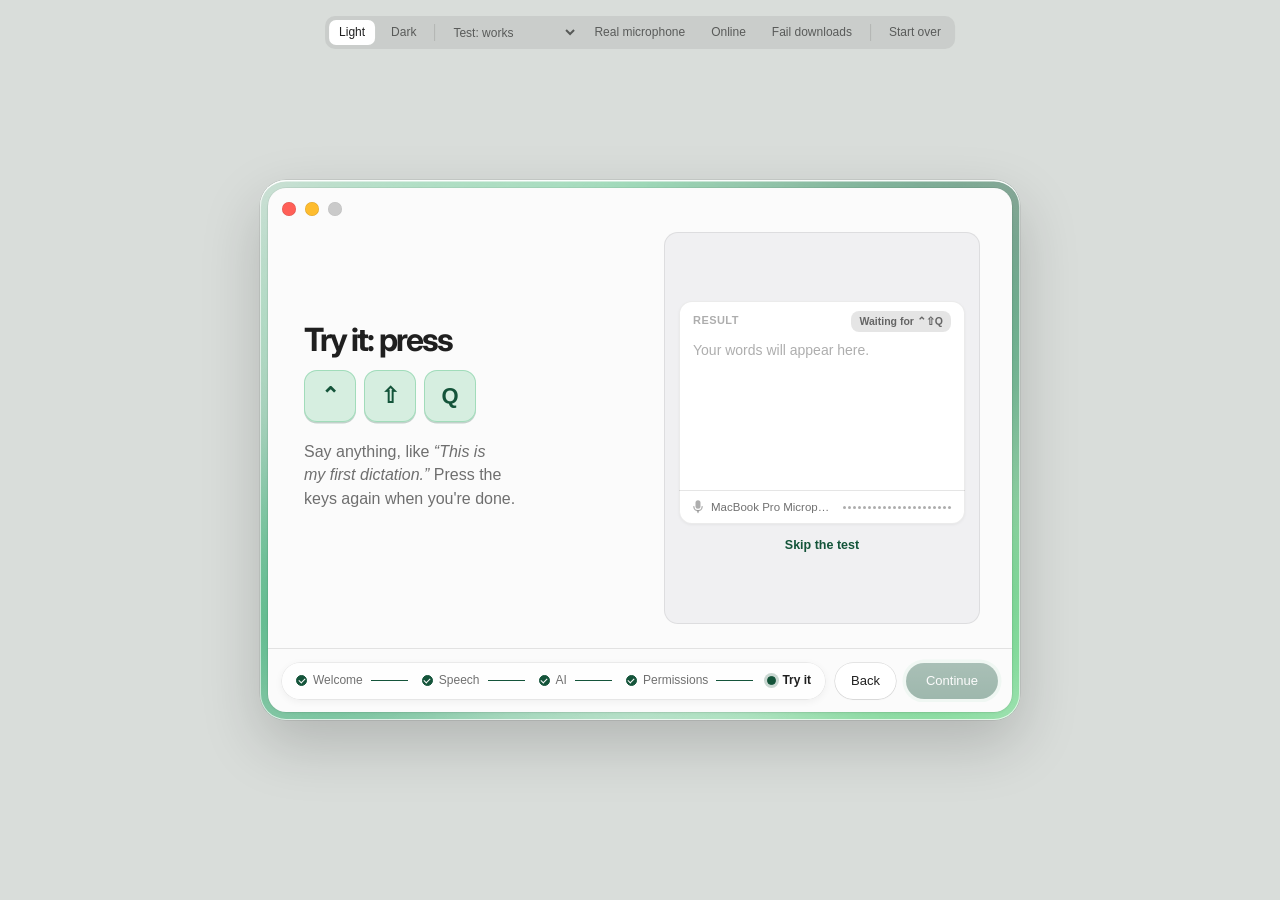
<file: docs/design/setup/05-try.html>
<!doctype html>
<html lang="en" data-theme="light" data-variant="c" data-mode="try">
<head>
  <meta charset="utf-8">
  <title>SpeechText Setup · ⑤ Try it</title>
  <link rel="stylesheet" href="setup.css">
  <script src="setup.js"></script>
  <style>
    /* ---------------------------------------------------------------- ⑤ Try it → Done
       One window, two states: the test (left: what to do, right: what came out), then Done. */


    /* ---- The two views share the content area and cross-fade */
    .content.view { transition: opacity 0.35s; }
    :root[data-mode="try"] .view-done,
    :root[data-mode="done"] .view-try { display: none; }
    .view.entering { opacity: 0; }

    /* ---- The copy sits in the middle of the card; the panel is ①'s box, its contents centred in it */
    .view-try .copy, .view-done .copy { justify-content: center; }
    /* ①'s width too (x664–980): everything here fits it, unlike ②–④'s model and permission rows */
    :root[data-variant="c"] .choice-screen .content { grid-template-columns: 310px 316px; justify-content: space-between; padding-right: 32px; }

    /* ---- Keys: each symbol its own key, in translucent light green (lit while held) */
    .caps { display: inline-flex; gap: 5px; vertical-align: -0.12em; }
    .cap {
      min-width: 1.5em;
      height: 1.5em;
      padding: 0 0.3em;
      border-radius: 0.3em;
      display: inline-grid;
      place-items: center;
      font: 600 0.62em/1 var(--ui-font);
      letter-spacing: 0;
      color: var(--brand);
      background: color-mix(in srgb, var(--phosphor) 24%, transparent);
      box-shadow: inset 0 0 0 1px color-mix(in srgb, var(--phosphor) 45%, transparent), 0 1.5px 0 color-mix(in srgb, var(--brand) 25%, transparent);
      transition: background 0.15s, color 0.15s, transform 0.1s, box-shadow 0.15s;
    }
    :root[data-theme="dark"] .cap { color: var(--phosphor); background: color-mix(in srgb, var(--phosphor) 16%, transparent); }
    /* In the title the keys get a line of their own */
    .title .caps { display: flex; width: max-content; gap: 8px; margin: 14px 0 8px; }
    .title .cap { min-width: 52px; height: 52px; border-radius: 13px; font-size: 22px; }
    .lead .caps { gap: 3px; margin: 0 2px; }
    .lead .cap { min-width: 22px; height: 22px; border-radius: 6px; font-size: 12px; }
    .cap.lit { color: var(--screen); background: var(--phosphor); transform: translateY(1px); box-shadow: 0 0 16px color-mix(in srgb, var(--phosphor) 65%, transparent); }
    .caps.pulsing .cap { animation: cap-pulse 1.1s ease-in-out infinite; }
    @keyframes cap-pulse { 50% { background: color-mix(in srgb, var(--phosphor) 50%, transparent); } }
    .caps.ai .cap { color: #6b46e0; background: color-mix(in srgb, var(--ai) 18%, transparent); box-shadow: inset 0 0 0 1px color-mix(in srgb, var(--ai) 40%, transparent); }
    :root[data-theme="dark"] .caps.ai .cap { color: #c7b3ff; }
    .caps.ai .cap.lit { color: #fff; background: var(--ai); box-shadow: 0 0 16px color-mix(in srgb, var(--ai) 60%, transparent); }
    .try-hint { margin-top: 4px; font-size: 12px; color: var(--label-2); line-height: 1.45; }
    .try-hint:empty { display: none; }
    .copy .title .ok { color: #1e8e46; }
    :root[data-theme="dark"] .copy .title .ok { color: var(--confirmation); }

    /* ---- Right: one result card — what you said, and the microphone it heard */
    .try-panel {
      display: flex;
      flex-direction: column;
      justify-content: center;
      padding: 14px;
      gap: 12px;
      transition: background 0.4s, border-color 0.4s;
    }
    /* While SpeechText listens, the grey gives way to a soft green that breathes (violet for ⌃⇧A) */
    .try-panel.listening { --tint: var(--phosphor); animation: listen-fill 1.8s ease-in-out infinite; }
    .try-panel.listening.ai { --tint: var(--ai); }
    @keyframes listen-fill {
      0%, 100% { background: color-mix(in srgb, var(--tint) 14%, var(--panel-bg)); border-color: color-mix(in srgb, var(--tint) 30%, transparent); }
      50%      { background: color-mix(in srgb, var(--tint) 30%, var(--panel-bg)); border-color: color-mix(in srgb, var(--tint) 55%, transparent); }
    }
    .result-card {
      border-radius: 13px;
      background: var(--control-bg);
      box-shadow: inset 0 0 0 1px var(--panel-border), 0 1px 3px rgba(0, 0, 0, 0.05);
      transition: box-shadow 0.3s;
    }
    .result-card.success { box-shadow: inset 0 0 0 1.5px var(--step-current), 0 0 0 4px color-mix(in srgb, var(--phosphor) 22%, transparent); }
    .rc-head { display: flex; align-items: center; justify-content: space-between; padding: 10px 14px 0; font-size: 11px; font-weight: 600; color: var(--label-3); text-transform: uppercase; letter-spacing: 0.04em; }
    .chip { display: inline-flex; align-items: center; gap: 5px; padding: 3px 8px; border-radius: 8px; font-size: 10.5px; letter-spacing: 0; text-transform: none; color: var(--label-2); background: var(--separator); }
    .chip.on { color: var(--brand); background: color-mix(in srgb, var(--phosphor) 24%, transparent); }
    :root[data-theme="dark"] .chip.on { color: var(--phosphor); }
    .chip .dot { width: 6px; height: 6px; border-radius: 50%; background: currentColor; animation: wait-pulse 1.2s ease-in-out infinite; }
    @keyframes wait-pulse { 50% { opacity: 0.3; } }
    .chip .spinner { width: 9px; height: 9px; margin: 0; }
    .result {
      min-height: calc(7 * 1.45em + 16px);
      max-height: calc(7 * 1.45em + 16px);
      overflow: auto;
      padding: 8px 14px;
      font-size: 14px;
      line-height: 1.45;
      color: var(--label);
    }
    /* With the AI card under it, the result gives up the room it doesn't need */
    .try-panel:has(.ai-card:not([hidden])) .result { min-height: calc(3 * 1.45em + 16px); max-height: calc(3 * 1.45em + 16px); }
    .result .ph { color: var(--label-3); }
    .result .live { color: var(--label-2); }
    .result .busy { display: flex; align-items: center; gap: 8px; color: var(--label-2); }

    /* Live level + device name (spec §6.1: live from the moment the screen opens) */
    .meter { display: flex; align-items: center; gap: 8px; padding: 8px 14px 9px; border-top: 1px solid var(--separator); font-size: 11.5px; color: var(--label-2); }
    .meter .mic { flex: none; color: var(--label-3); }
    .meter .dev { flex: 1; min-width: 0; overflow: hidden; text-overflow: ellipsis; white-space: nowrap; }
    .meter .lv { display: flex; align-items: center; gap: 2px; height: 16px; }
    .meter .lv i { display: block; width: 3px; height: 3px; border-radius: 1.5px; background: var(--label-3); transition: height 0.08s; }
    .meter.hot .lv i { background: var(--step-current); }
    .meter.hot .mic { color: var(--step-current); }

    .status-block { padding: 0 4px; }
    .status-block:empty { display: none; }
    .status-block .bar { height: 5px; border-radius: 3px; background: var(--separator); overflow: hidden; }
    .status-block .bar i { display: block; height: 100%; border-radius: 3px; background: var(--step-current); transition: width 0.3s linear; }
    .status-block .bar.indeterminate i { width: 30%; animation: slide 1.2s ease-in-out infinite; }
    .status-block .note { margin-top: 5px; font-size: 11.5px; color: var(--label-2); }

    .links { display: flex; gap: 16px; align-items: center; padding: 0 4px 2px; font-size: 12px; }
    .links:empty { display: none; }
    .links .link-btn { height: 26px; }
    .skip-row { display: flex; justify-content: center; }
    .skip-row:empty { display: none; }

    /* ---- The AI try-out card: violet, like the AI recording bar */
    .ai-card {
      padding: 12px 13px;
      border-radius: 12px;
      font-size: 12px;
      color: var(--label-2);
      background: color-mix(in srgb, var(--ai) 9%, var(--control-bg));
      box-shadow: inset 0 0 0 1px color-mix(in srgb, var(--ai) 28%, transparent);
    }
    .ai-card[hidden] { display: none; }
    .ai-card b { display: flex; align-items: center; gap: 6px; font-size: 13px; color: var(--label); margin-bottom: 3px; }
    .ai-card .caps .cap { min-width: 20px; height: 20px; border-radius: 5px; font-size: 11px; }
    .ai-card .spinner { border-top-color: var(--ai); }
    .ai-card .cols { display: grid; grid-template-columns: 1fr 1fr; gap: 8px; margin-top: 8px; }
    .ai-card .cols div { padding: 8px 10px; border-radius: 9px; font-size: 12px; line-height: 1.4; background: var(--control-bg); color: var(--label); }
    .ai-card .cols small { display: block; margin-bottom: 2px; font-size: 10.5px; font-weight: 600; color: var(--label-3); }
    .ai-card .cols .wrote { box-shadow: inset 0 0 0 1px color-mix(in srgb, var(--ai) 45%, transparent); }
    .ai-card .reason { margin-top: 6px; color: var(--danger); }

    /* ---- The real recording bar, at the bottom-right of the screen while the test listens */
    .overlay-strip.live {
      position: fixed;
      z-index: 12;
      right: 24px;
      bottom: 24px;
      opacity: 0;
      transform: translateY(12px) scale(0.96);
      transition: opacity 0.25s, transform 0.35s cubic-bezier(0.2, 1.3, 0.4, 1);
      pointer-events: none;
    }
    .overlay-strip.live.shown { opacity: 1; transform: none; }
    .overlay-strip.live.ai { color: var(--ai); }
    .overlay-strip .bars i { background: currentColor; }

    /* ---- Done */
    .done-emoji { font-size: 40px; line-height: 1; margin-bottom: 14px; }
    .menu-note { font-size: 13px; color: var(--label-2); line-height: 1.45; }
    .menu-note b { display: block; color: var(--label); font-size: 14px; margin-bottom: 2px; }
    /* The same green as ①'s panel */
    .done-panel {
      display: flex;
      flex-direction: column;
      justify-content: center;
      padding: 24px 22px;
      gap: 14px;
      border: 0;
      color: #fff;
      background:
        radial-gradient(120% 80% at 100% 110%, color-mix(in srgb, var(--phosphor) 45%, transparent), transparent 60%),
        radial-gradient(90% 70% at 0% 0%, #1f6a48, transparent 70%),
        linear-gradient(160deg, #134a33, var(--brand-deep));
    }
    .done-panel > * { position: relative; z-index: 1; }
    .done-panel h2 { margin: 0; font-size: 15px; font-weight: 600; }
    .shortcuts {
      display: flex;
      flex-direction: column;
      border-radius: 12px;
      background: rgba(0, 0, 0, 0.26);
      backdrop-filter: blur(12px);
      -webkit-backdrop-filter: blur(12px);
      box-shadow: inset 0 0 0 1px rgba(255, 255, 255, 0.1);
    }
    .shortcuts { padding: 8px 0; }
    .shortcut { display: grid; grid-template-columns: 88px 1fr; gap: 10px; align-items: center; padding: 12px 16px; font-size: 13px; }
    .shortcut + .shortcut { border-top: 1px solid rgba(255, 255, 255, 0.1); }
    .shortcut .keys { display: flex; gap: 4px; }
    .shortcut .keys .keycap {
      min-width: 22px;
      height: 22px;
      font-size: 12px;
      font-weight: 600;
      border-radius: 5px;
      color: var(--phosphor);
      background: color-mix(in srgb, var(--phosphor) 18%, transparent);
      box-shadow: inset 0 0 0 1px color-mix(in srgb, var(--phosphor) 40%, transparent);
    }
    .shortcut .off { color: rgba(255, 255, 255, 0.5); }
    .done-panel p { margin: 0; font-size: 12.5px; color: rgba(255, 255, 255, 0.72); line-height: 1.45; }
    .done-panel p b { color: #fff; }
    .done-panel .preparing { color: #ffd479; }


    /* After "Start using SpeechText": the window closes; the app lives on in the menu bar */
    .stage { transition: opacity 0.4s, transform 0.4s; }
    :root[data-mode="closed"] .stage { opacity: 0; transform: scale(0.96); pointer-events: none; }
    .closed-note {
      position: fixed;
      left: 50%;
      top: 50%;
      transform: translate(-50%, -50%);
      text-align: center;
      font-size: 13px;
      color: var(--label-2);
      display: none;
    }
    :root[data-mode="closed"] .closed-note { display: block; }
    :root[data-mode="closed"] .view-try, :root[data-mode="closed"] .view-try ~ * { }
    .status-notice {
      position: fixed;
      right: 24px;
      bottom: 24px;
      z-index: 12;
      padding: 10px 16px;
      border-radius: 22px;
      font-size: 12.5px;
      color: var(--glass-ink);
      background: var(--glass);
      backdrop-filter: blur(20px) saturate(1.6);
      -webkit-backdrop-filter: blur(20px) saturate(1.6);
      box-shadow: 0 0 0 0.5px rgba(0, 0, 0, 0.18), 0 8px 24px rgba(0, 0, 0, 0.18);
    }
    .status-notice[hidden] { display: none; }
    @media (prefers-reduced-motion: reduce) { .caps.pulsing .cap, .try-panel.listening { animation: none; } }
  </style>
</head>
<body class="choice-screen">


  <!-- Review toolbar: outside the window, for looking at the design -->
  <div class="review-bar" role="toolbar" aria-label="Preview options">
    <button type="button" data-theme-set="light" aria-pressed="true">Light</button>
    <button type="button" data-theme-set="dark" aria-pressed="false">Dark</button>
    <span class="sep"></span>
    <select id="sim-outcome" aria-label="How the test goes">
      <option value="works">Test: works</option>
      <option value="nothing">Test: nothing heard</option>
      <option value="rejected">Test: key rejected</option>
      <option value="ai-fails">Test: AI fails</option>
    </select>
    <button type="button" id="sim-real" aria-pressed="false" title="Use this computer's microphone and the browser's speech recognition">Real microphone</button>
    <button type="button" id="sim-network">Online</button>
    <button type="button" id="sim-fail">Fail downloads</button>
    <span class="sep"></span>
    <button type="button" id="sim-reset">Start over</button>
  </div>

  <div class="stage">
  <div class="aura" aria-hidden="true"><div class="swirl"><i></i><i></i><i></i><i></i><i></i><i></i><i></i></div></div>

  <div class="window" role="dialog" aria-label="SpeechText Setup">
    <div class="card">
      <div class="traffic" aria-hidden="true"><i></i><i></i><i></i></div>

      <!-- ============ Try it ============ -->
      <main class="content view view-try">
        <section class="copy">
          <h1 class="title" id="try-title"></h1>
          <p class="lead" id="try-body"></p>
          <p class="try-hint" id="try-hint"></p>
        </section>

        <section class="panel try-panel" aria-label="Test">
          <div class="result-card" id="result-card">
            <div class="rc-head"><span>Result</span><span id="chip"></span></div>
            <div class="result" id="result" aria-live="polite"></div>
            <div class="meter" id="meter" aria-label="Microphone level">
              <svg class="mic" width="10" height="14" viewBox="0 0 12 16" fill="currentColor"><rect x="3" y="0" width="6" height="10" rx="3"/><path d="M1 7.5a5 5 0 0 0 10 0" fill="none" stroke="currentColor" stroke-width="1.6" stroke-linecap="round"/><rect x="5.2" y="12" width="1.6" height="3.5" rx="0.8"/></svg>
              <span class="dev" id="device">MacBook Pro Microphone</span>
              <span class="lv" id="lv"></span>
            </div>
          </div>
          <div class="status-block" id="status-block"></div>
          <div class="ai-card" id="ai-card" hidden></div>
          <div class="links" id="links"></div>
          <div class="skip-row" id="skip-row"></div>
        </section>
      </main>

      <!-- ============ Done ============ -->
      <main class="content view view-done">
        <section class="copy">
          <div class="done-emoji" aria-hidden="true">🎉</div>
          <h1 class="title">You're all set</h1>
          <p class="menu-note"><b>SpeechText lives in your menu bar</b>There's no Dock icon — click the icon at the top of your screen for settings and history.</p>
        </section>

        <section class="panel done-panel" aria-label="Your shortcuts">
          <h2>Your shortcuts</h2>
          <div class="shortcuts" id="shortcuts"></div>
          <p>Work in any app. Press once to start, again to stop. Change them any time in <b>Settings</b>.</p>
          <p class="preparing" id="done-preparing" hidden>Your speech model is still getting ready. We'll show a message when you can start dictating.</p>
        </section>
      </main>

      <footer class="footer">
        <ol class="steps steps-bar" aria-label="Setup steps">
          <li><span class="dot"></span><span class="label">Welcome</span></li>
          <li><span class="dot"></span><span class="label">Speech</span></li>
          <li><span class="dot"></span><span class="label">AI</span></li>
          <li><span class="dot"></span><span class="label">Permissions</span></li>
          <li class="current" aria-current="step" id="step-try"><span class="dot"></span><span class="label">Try it</span></li>
        </ol>
        <button class="btn btn-secondary" type="button" id="back">Back</button>
        <button class="btn btn-primary" type="button" id="primary" autofocus>Continue</button>
      </footer>
    </div>
  </div>
  </div>

  <!-- The real recording bar (RecordingOverlayView, minimal skin), bottom-right of the screen -->
  <div class="overlay-strip live" id="strip" aria-hidden="true">
    <span class="icon" id="strip-icon"></span>
    <span class="bars" id="strip-bars"></span>
    <span class="close"><svg width="10" height="10" viewBox="0 0 10 10"><path d="M1.5 1.5l7 7m0-7l-7 7" stroke="currentColor" stroke-width="1.5" stroke-linecap="round"/></svg></span>
  </div>
  <div class="status-notice" id="notice" role="status" hidden></div>
  <div class="closed-note">Setup is closed — SpeechText is in the menu bar.<br>Press “Start over” above to see it again.</div>

  <script>
    // ⑤ Try it → Done (spec §6). The test is simulated unless "Real microphone" is on, in which
    // case the level is this computer's microphone and the text is the browser's speech recognition.
    const S = () => Setup.state;
    const root = document.documentElement;
    const $ = id => document.getElementById(id);
    const primary = $("primary");
    S().settings.onboardingStep = "try";
    Setup.changed();

    // What the earlier screens decided (defaults for a page opened on its own)
    const stt = () => S().settings.stt ?? { sttProvider: "local", localSTTModel: "turbo" };
    const online = () => stt().sttProvider !== "local";
    const streams = () => stt().elevenLabsModel === "scribe_v2_realtime";
    const ai = () => S().settings.ai;                           // undefined when ③ was skipped
    const axSkipped = () => S().settings.permissions?.accessibility === "skipped";
    const MODEL_NAMES = { "large-v3": "Large v3", turbo: "Turbo", small: "Small", base: "Base", tiny: "Tiny" };

    let outcome = "works";
    const test = { phase: "ready", text: "", live: "", ai: { phase: "ready", said: "", wrote: "", reason: "" } };
    let startedAt = 0;

    // ---- The speech model, if it is still arriving (spec §6.2's first three rows) ------------
    function download() {
      if (stt().sttProvider !== "local") return null;
      const d = S().downloads.speech;
      if (!d || d.id !== stt().localSTTModel) return null;
      const p = Setup.progress("speech");
      return p.phase === "ready" ? null : { ...p, name: d.name, id: d.id };
    }
    function aiDownload() {
      if (ai()?.llmProvider !== "ollama") return null;
      const d = S().downloads.ai;
      if (!d || d.id !== ai().ollamaModel) return null;
      const p = Setup.progress("ai");
      return p.phase === "ready" ? null : p;
    }

    // ---- The microphone: simulated, or this computer's -------------------------------------------
    const mic = { real: false, level: 0, analyser: null, stream: null, rec: null, recText: "", recFinal: "" };
    function simulatedLevel(t) {
      if (!["listening"].includes(test.phase) && test.ai.phase !== "listening") return 0.03 + Math.random() * 0.04;
      if (outcome === "nothing" && test.ai.phase !== "listening") return 0.02 + Math.random() * 0.03;
      const syllable = (Math.sin(t / 90) + Math.sin(t / 37) + 2) / 4;         // speech-like bursts
      return 0.2 + syllable * 0.7 * (Math.random() * 0.4 + 0.6);
    }
    async function useRealMic(on) {
      if (!on) {
        mic.stream?.getTracks().forEach(t => t.stop());
        Object.assign(mic, { real: false, stream: null, analyser: null });
        $("device").textContent = "MacBook Pro Microphone";
        return true;
      }
      try {
        const stream = await navigator.mediaDevices.getUserMedia({ audio: true });
        const ctx = new AudioContext();
        const analyser = ctx.createAnalyser();
        analyser.fftSize = 1024;
        ctx.createMediaStreamSource(stream).connect(analyser);
        Object.assign(mic, { real: true, stream, analyser });
        $("device").textContent = stream.getAudioTracks()[0]?.label || "Microphone";
        return true;
      } catch {
        Setup.toast("The browser didn't allow the microphone — the test stays simulated.");
        return false;
      }
    }
    function realLevel() {
      const buf = new Float32Array(mic.analyser.fftSize);
      mic.analyser.getFloatTimeDomainData(buf);
      const rms = Math.sqrt(buf.reduce((a, v) => a + v * v, 0) / buf.length);
      return Math.min(1, Math.pow(Math.max(0, rms - 0.004) * 9, 0.7));    // the app's compressive curve, roughly
    }

    // The browser's own recogniser stands in for the engine chosen on ②
    const Recognition = window.SpeechRecognition || window.webkitSpeechRecognition;
    function startRecognition() {
      mic.recText = ""; mic.recFinal = "";
      if (!mic.real || !Recognition) return;
      try {
        const rec = new Recognition();
        rec.lang = navigator.language || "en-US";
        rec.continuous = true;
        rec.interimResults = true;
        rec.onresult = e => {
          let final = "", interim = "";
          for (const r of e.results) (r.isFinal ? (final += r[0].transcript) : (interim += r[0].transcript));
          mic.recFinal = final; mic.recText = (final + interim).trim();
        };
        rec.onerror = () => {};
        rec.start();
        mic.rec = rec;
      } catch { mic.rec = null; }
    }
    function stopRecognition() {
      return new Promise(resolve => {
        if (!mic.rec) return resolve(null);
        const rec = mic.rec; mic.rec = null;
        const t = setTimeout(() => resolve(mic.recText), 1500);
        rec.onend = () => { clearTimeout(t); resolve(mic.recText); };
        rec.stop();
      });
    }

    // Level meter in the panel + the bars in the recording strip, on their own clock
    const LV = 22, STRIP = 12;
    $("lv").innerHTML = "<i></i>".repeat(LV);
    $("strip-bars").innerHTML = "<i></i>".repeat(STRIP);
    const jitter = i => 0.55 + 0.45 * Math.abs(Math.sin(i * 12.9898 + Math.floor(performance.now() / 110) * 3.1));
    (function tick(t) {
      mic.level = mic.real && mic.analyser ? realLevel() : simulatedLevel(t);
      $("lv").querySelectorAll("i").forEach((el, i) => el.style.height = Math.max(3, Math.min(16, mic.level * 18 * jitter(i))) + "px");
      $("meter").classList.toggle("hot", mic.level > 0.15);
      $("strip-bars").querySelectorAll("i").forEach((el, i) => el.style.height = Math.max(4, Math.min(26, 4 + mic.level * 26 * jitter(i + 5))) + "px");
      requestAnimationFrame(tick);
    })(0);

    // ---- The test ------------------------------------------------------------------------------
    const SAMPLE = "This is my first dictation.";
    const AI_SAID = "uh, tell John I'll call him tomorrow morning, like, first thing";
    const AI_WROTE = "Hi John, I'll call you first thing tomorrow morning.";
    let liveTimer;

    function showStrip(on, aiMode = false) {
      $("strip").classList.toggle("shown", on);
      $("strip").classList.toggle("ai", aiMode);
      $("strip-icon").innerHTML = aiMode
        ? '<svg width="15" height="15" viewBox="0 0 16 16" fill="currentColor"><path d="M8 0l1.6 4.8L14.4 6 9.6 7.6 8 12.4 6.4 7.6 1.6 6l4.8-1.2z"/><path d="M13 10l.7 1.8 1.8.7-1.8.7L13 15l-.7-1.8-1.8-.5 1.8-.7z"/></svg>'
        : '<svg width="12" height="15" viewBox="0 0 12 16" fill="currentColor"><rect x="3" y="0" width="6" height="10" rx="3"/><path d="M1 7.5a5 5 0 0 0 10 0" fill="none" stroke="currentColor" stroke-width="1.6" stroke-linecap="round"/><rect x="5.2" y="12" width="1.6" height="3.5" rx="0.8"/></svg>';
    }

    function pressQ() {
      if (download() || root.dataset.mode !== "try") return;
      if (test.phase === "listening") return stopQ();
      if (["transcribing"].includes(test.phase) || test.ai.phase === "listening" || test.ai.phase === "polishing") return;
      // ready, or another go after a result / a failure
      Object.assign(test, { phase: "listening", text: "", live: "" });
      test.ai.phase = "ready";
      startedAt = Date.now();
      showStrip(true);
      startRecognition();
      if (streams() && !mic.real && outcome !== "nothing") {
        // ElevenLabs live: the words appear while speaking
        const words = SAMPLE.split(" ");
        let n = 0;
        clearInterval(liveTimer);
        liveTimer = setInterval(() => { if (n < words.length) test.live = words.slice(0, ++n).join(" "); render(); }, 380);
      }
      render();
    }
    async function stopQ() {
      clearInterval(liveTimer);
      showStrip(false);
      test.phase = "transcribing";
      render();
      const heard = await stopRecognition();
      setTimeout(() => {
        const noNet = online() && S().sim.network === "offline";
        const real = mic.real && Recognition;
        if (noNet) test.phase = "offline";
        else if (outcome === "rejected" && online()) test.phase = "rejected";
        else if (real ? !heard : outcome === "nothing") test.phase = "nothing";
        else { test.phase = "success"; test.text = real ? heard : SAMPLE; afterSuccess(); }
        render();
      }, stt().sttProvider === "local" ? 1400 : 900);
    }
    function afterSuccess() {
      // No AI set up: go to Done after 1.5 s, so the ✓ is seen (spec §6.3)
      if (!ai()) setTimeout(() => { if (test.phase === "success") toDone(); }, 1500);
    }

    function pressA() {
      if (root.dataset.mode !== "try" || test.phase !== "success" || !ai() || aiDownload()) return;
      const a = test.ai;
      if (a.phase === "listening") return stopA();
      if (a.phase === "polishing") return;
      Object.assign(a, { phase: "listening", said: "", wrote: "", reason: "" });
      showStrip(true, true);
      startRecognition();
      render();
    }
    async function stopA() {
      const a = test.ai;
      showStrip(false);
      a.phase = "polishing";
      render();
      const heard = await stopRecognition();
      a.said = mic.real && Recognition ? (heard || "") : AI_SAID;
      setTimeout(() => {
        const provider = ai().llmProvider;
        const noNet = provider !== "ollama" && S().sim.network === "offline";
        if (!a.said) { a.phase = "failed"; a.reason = "We didn't hear anything."; }
        else if (noNet || outcome === "ai-fails") {
          a.phase = "failed";
          a.reason = noNet ? "No internet connection" : provider === "ollama" ? "Ollama isn't running" : "Your key didn't work";
        } else {
          a.phase = "success";
          a.wrote = mic.real && Recognition ? tidy(a.said) : AI_WROTE;
        }
        render();
      }, 2200);
    }
    // A stand-in for the model when the words are the reviewer's own: drop fillers, capitalise, stop
    const tidy = s => {
      const t = s.replace(/\b(uh|um|er|like|you know|so)\b,?\s*/gi, "").replace(/\s+/g, " ").trim();
      return t ? t[0].toUpperCase() + t.slice(1) + (/[.!?]$/.test(t) ? "" : ".") : s;
    };

    // Every key shown on the page lights while ⌃⇧Q / ⌃⇧A is held on the keyboard — the test is
    // started the way it will be used, by the shortcut itself, never by clicking the drawing of it
    let held = null;                                   // null | "Q" | "A"
    function light(key) {
      held = key;
      document.querySelectorAll(".caps").forEach(g => g.querySelectorAll(".cap").forEach(c => c.classList.toggle("lit", !!key && g.dataset.key === key)));
    }
    addEventListener("keydown", e => {
      if (!e.ctrlKey || !e.shiftKey || e.repeat) return;
      if (e.code === "KeyQ") { e.preventDefault(); light("Q"); pressQ(); }
      if (e.code === "KeyA") { e.preventDefault(); light("A"); pressA(); }
    });
    addEventListener("keyup", e => { if (["KeyQ", "KeyA", "ControlLeft", "ShiftLeft", "ControlRight", "ShiftRight"].includes(e.code)) light(null); });

    // ---- Drawing the Try it view -----------------------------------------------------------------
    const esc = s => s.replace(/[&<>]/g, c => ({ "&": "&amp;", "<": "&lt;", ">": "&gt;" }[c]));
    const set = (el, html) => { if (el.dataset.html !== html) { el.innerHTML = html; el.dataset.html = html; } };
    const caps = (key, cls = "") => `<span class="caps ${cls}" data-key="${key}" aria-label="Control Shift ${key}">${["⌃", "⇧", key].map(k => `<span class="cap">${k}</span>`).join("")}</span>`;
    const kbd = k => caps(k.slice(-1), k.endsWith("A") ? "ai" : "");

    function copyFor(d) {
      if (d?.phase === "downloading") return ["Almost ready…", `Your speech model is still downloading (${Math.floor(d.fraction * 100)}%). You can wait here or finish setup now — we'll let you know when it's ready.`];
      if (d?.phase === "preparing") return ["Getting ready for your Mac…", `This happens only once and takes ${["turbo", "large-v3"].includes(d.id) ? "about 10 minutes" : "under a minute"}. You can wait here or finish setup now — we'll let you know when it's ready.`];
      if (d?.phase === "failed") return ["The download didn't finish", "Check your internet connection and try again."];
      return {
        ready:        [`Try it: press ${caps("Q")}`, "Say anything, like <i>“This is my first dictation.”</i> Press the keys again when you're done."],
        listening:    ["Listening…", `Press ${kbd("⌃⇧Q")} again when you're done.`],
        transcribing: ["Turning your speech into text…", ""],
        success:      ['<span class="ok">✓</span> It works!', ai() ? `That's your voice, typed. Now try AI polish: press ${kbd("⌃⇧A")}` : "That's your voice, typed."],
        nothing:      ["We didn't hear anything", `Check that the right microphone is selected — it's shown on the right. Then press ${kbd("⌃⇧Q")} again.`],
        rejected:     ["Your key stopped working", "Go back and paste your key again."],
        offline:      ["No internet connection", `Online services need internet. Connect, then press ${kbd("⌃⇧Q")} again.`],
      }[test.phase];
    }

    function render() {
      if (root.dataset.mode !== "try") return renderDone();
      const d = download();
      const [title, body] = copyFor(d);
      set($("try-title"), title);
      set($("try-body"), body);
      document.querySelectorAll(".caps").forEach(g => {
        g.classList.toggle("pulsing", (g.dataset.key === "Q" && test.phase === "listening") || (g.dataset.key === "A" && test.ai.phase === "listening"));
        if (held) g.querySelectorAll(".cap").forEach(c => c.classList.toggle("lit", g.dataset.key === held));
      });
      set($("try-hint"), test.phase === "listening" ? "See the small bar at the bottom of your screen? That's SpeechText listening." : "");

      // The result box
      let box;
      if (test.phase === "transcribing") box = '<span class="busy"><span class="spinner"></span>Turning your speech into text…</span>';
      else if (test.phase === "listening") {
        const live = mic.real && streams() ? mic.recText : test.live;
        box = live ? `<span class="live">${esc(live)}</span>` : '<span class="ph">Listening…</span>';
      } else if (test.text) box = esc(test.text);
      else box = '<span class="ph">Your words will appear here.</span>';
      set($("result"), box);
      $("result-card").classList.toggle("success", test.phase === "success");
      const tryPanel = document.querySelector(".try-panel");
      tryPanel.classList.toggle("listening", test.phase === "listening" || test.ai.phase === "listening");
      tryPanel.classList.toggle("ai", test.ai.phase === "listening");
      set($("chip"), {
        listening:    '<span class="chip on"><span class="dot"></span>Listening</span>',
        transcribing: '<span class="chip"><span class="spinner"></span>Transcribing</span>',
        success:      '<span class="chip on">✓ Typed</span>',
      }[test.phase] ?? (d ? "" : '<span class="chip">Waiting for ⌃⇧Q</span>'));

      // Download progress
      let status = "";
      if (d?.phase === "downloading") status = `<div class="bar"><i style="width:${(d.fraction * 100).toFixed(1)}%"></i></div><div class="note">${esc(d.name)} · ${Math.floor(d.fraction * 100)}% · about ${d.secondsLeft} s left</div>`;
      if (d?.phase === "preparing") status = `<div class="bar indeterminate"><i></i></div><div class="note">Preparing ${esc(d.name)} for your Mac…</div>`;
      set($("status-block"), status);

      // The AI try-out, after a ⌃⇧Q success (spec §6.3)
      const card = $("ai-card");
      card.hidden = !(ai() && test.phase === "success");
      if (!card.hidden) {
        const a = test.ai, ad = aiDownload();
        let html;
        if (ad?.phase === "downloading") html = `<b>AI model is still downloading (${Math.floor(ad.fraction * 100)}%)</b>You can try it later.`;
        else if (ad?.phase === "failed") html = `<b>AI model download failed</b>You can try it later — retry from the task at the top.`;
        else html = {
          ready:     `<b>✨ Now try AI polish: press ${kbd("⌃⇧A")}</b>Speak casually — for example <i>“uh, tell John I'll call him tomorrow morning.”</i>`,
          listening: `<b>Listening…</b>Press ${kbd("⌃⇧A")} again when you're done.`,
          polishing: `<b><span class="spinner"></span>AI is tidying up your text…</b>This takes a few seconds.`,
          success:   `<b>✓ Here's the AI version</b><div class="cols"><div><small>You said</small>${esc(a.said)}</div><div class="wrote"><small>✨ AI wrote</small>${esc(a.wrote)}</div></div>`,
          failed:    `<b>AI couldn't answer this time</b>Here's your text as you said it: <i>${esc(a.said || "—")}</i><div class="reason">${esc(a.reason)}</div>`,
        }[a.phase];
        set(card, html);
      }

      // Links under the panel
      const L = [];
      if (d?.phase === "downloading" || d?.phase === "preparing") L.push('<button class="inline-link" type="button" data-act="finish">Finish setup</button>');
      if (d?.phase === "failed") L.push('<button class="link-btn" type="button" data-act="retry">Retry</button>', '<button class="inline-link" type="button" data-act="choose">Choose another option</button>');
      if (!d && test.phase === "nothing") L.push('<button class="inline-link" type="button" data-act="sound">Open Sound Settings ↗</button>');
      if (!d && test.phase === "rejected") L.push('<button class="link-btn" type="button" data-act="speech">Back to Speech</button>');
      set($("links"), L.join(""));
      // The way past the test: its own centred row, the same capsule as ③ and ④'s "Skip for now"
      set($("skip-row"),
        !d && test.phase !== "success" ? '<button class="skip-btn" type="button" data-act="skip">Skip the test</button>'
        : !card.hidden && test.ai.phase !== "success" ? '<button class="skip-btn" type="button" data-act="finish">Skip AI test</button>' : "");

      primary.textContent = "Continue";
      primary.disabled = test.phase !== "success" || !ai();
    }

    const onLink = e => {
      const act = e.target.closest("[data-act]")?.dataset.act;
      if (act === "finish" || act === "skip") toDone();
      if (act === "retry") Setup.retryDownload("speech");
      if (act === "choose" || act === "speech") Setup.go(1);
      if (act === "sound") window.open("x-apple.systempreferences:com.apple.Sound-Settings.extension?input", "_blank");
    };
    $("links").addEventListener("click", onLink);
    $("skip-row").addEventListener("click", onLink);

    // ---- Done (spec §6.4) --------------------------------------------------------------------
    function toDone() {
      clearInterval(liveTimer);
      showStrip(false);
      stopRecognition();
      const next = document.querySelector(".view-done");
      root.dataset.mode = "done";
      next.classList.add("entering");
      requestAnimationFrame(() => requestAnimationFrame(() => next.classList.remove("entering")));
      const li = $("step-try");
      li.classList.remove("current");
      li.classList.add("done");
      li.removeAttribute("aria-current");
      S().settings.onboardingStep = "done";
      Setup.changed();
      renderDone();
    }

    const caps3 = k => `<span class="keys"><span class="keycap">⌃</span><span class="keycap">⇧</span><span class="keycap">${k}</span></span>`;
    function renderDone() {
      if (root.dataset.mode === "closed") return;
      set($("shortcuts"), [
        ["Q", "Dictate"],
        ["A", ai() ? "Dictate with AI" : '<span class="off">Dictate with AI · off</span>'],
        ["W", "Dictation window"],
      ].map(([k, t]) => `<div class="shortcut">${caps3(k)}<span>${t}</span></div>`).join(""));
      const preparing = !!download();
      $("done-preparing").hidden = !preparing;
      primary.disabled = false;
      primary.textContent = "Start using SpeechText";
      $("back").style.display = "none";                  // spec §1: no Back on Done
    }


    // Start using SpeechText: onboardingCompleted = true, onboardingStep cleared, the window closes
    function finish() {
      S().settings.onboardingCompleted = true;
      delete S().settings.onboardingStep;
      Setup.changed();
      console.info("⑤ writes", { onboardingCompleted: true });
      root.dataset.mode = "closed";
      if (download()) watchReady();
    }
    // "When it becomes ready, the app shows its status overlay"
    function watchReady() {
      const t = setInterval(() => {
        if (download()) return;
        clearInterval(t);
        $("notice").textContent = "SpeechText is ready — press ⌃⇧Q to dictate.";
        $("notice").hidden = false;
        setTimeout(() => $("notice").hidden = true, 5000);
      }, 400);
    }

    primary.addEventListener("click", () => {
      if (root.dataset.mode === "done") finish();
      else if (!primary.disabled) toDone();
    });
    const back = () => { if (root.dataset.mode === "try") Setup.go(3); };
    $("back").addEventListener("click", back);

    // ---- Review bar ------------------------------------------------------------------------
    $("sim-outcome").addEventListener("change", e => { outcome = e.target.value; });
    $("sim-real").addEventListener("click", async () => {
      const on = !mic.real;
      if (await useRealMic(on)) $("sim-real").setAttribute("aria-pressed", String(on));
    });

    if (location.hash.includes("done")) toDone();
    Setup.init({ step: 4, primary, back });
    Setup.onChange(render);
    setInterval(render, 250);
    render();
  </script>
</body>
</html>
</file>
<file: docs/design/setup/setup.css>
/*
 * SpeechText Setup — shared styles for every screen of the first-run window.
 * Design mock-up only (spec: 2026-09-18-onboarding-flow02.md); nothing here is wired to the app.
 *
 * Values that come from the app are named after their source so a change in one place
 * can be found in the other:
 *   --phosphor        TechnoSkin.phosphor        (DesignKit.swift)
 *   --screen          TechnoSkin.screen          (DesignKit.swift)
 *   --ai              Semantic.ai                (Theme.swift)
 *   --confirmation    Semantic.confirmation      (Theme.swift)
 *   --transport       AccentColor.transport      (Theme.swift, neutral)
 *   .overlay-strip    RecordingOverlayView, minimal skin (300 × 44 capsule, 12 bars)
 */

@import url("https://fonts.googleapis.com/css2?family=Inter:ital,wght@0,400;0,500;0,600;1,700&display=swap");

:root {
  color-scheme: light dark;

  /* Brand — sampled from the app icon */
  --brand-deep: #0d3a25;
  --brand: #14543a;
  --phosphor: #61c58c;
  --screen: #16231c;

  /* App semantics */
  --ai: #9e7bff;
  --confirmation: #30d158;
  --transport: #ff453a;
  --warning: #ff9f0a;
  --danger: #ff453a;

  /* macOS light window */
  --frame-bg: #e6e6e9;
  --frame-rim: rgba(255, 255, 255, 0.7);
  --card-bg: #fbfbfb;
  --card-rim: rgba(0, 0, 0, 0.1);
  --pill-bg: rgba(255, 255, 255, 0.85);
  --separator: rgba(0, 0, 0, 0.1);
  --label: rgba(0, 0, 0, 0.88);
  --label-2: rgba(0, 0, 0, 0.56);
  --label-3: rgba(0, 0, 0, 0.32);
  --panel-bg: #f0f0f2;
  --panel-border: rgba(0, 0, 0, 0.08);
  --control-bg: #ffffff;
  --glass: rgba(246, 246, 246, 0.72);
  --glass-ink: rgba(0, 0, 0, 0.85);
  --primary-bg: var(--brand);
  --primary-ink: #ffffff;
  --step-current: var(--brand);
  --canvas: #d9ddda;

  /* The dot field: the icon's dot matrix printed on a surface, fading out. One recipe for every
     place it appears (① Welcome's desktop, the main window's Home) — so it reads as one thing. */
  --dot-field: radial-gradient(circle, color-mix(in srgb, #61c58c 55%, transparent) 1px, transparent 1.4px);
  --dot-field-size: 7px 7px;

  --title-font: "Inter", -apple-system, BlinkMacSystemFont, sans-serif;
  --ui-font: -apple-system, BlinkMacSystemFont, "SF Pro Text", "Helvetica Neue", sans-serif;
}

:root[data-theme="dark"] {
  --frame-bg: #1c1c1e;
  --frame-rim: rgba(255, 255, 255, 0.1);
  --card-bg: #2a2a2c;
  --card-rim: rgba(255, 255, 255, 0.08);
  --pill-bg: rgba(255, 255, 255, 0.07);
  --separator: rgba(255, 255, 255, 0.1);
  --label: rgba(255, 255, 255, 0.9);
  --label-2: rgba(255, 255, 255, 0.58);
  --label-3: rgba(255, 255, 255, 0.3);
  --panel-bg: rgba(255, 255, 255, 0.04);
  --panel-border: rgba(255, 255, 255, 0.08);
  --control-bg: rgba(255, 255, 255, 0.08);
  --glass: rgba(44, 44, 46, 0.72);
  --glass-ink: rgba(255, 255, 255, 0.92);
  --primary-bg: #1d6b4a;
  --step-current: var(--phosphor);
  --canvas: #111512;
}

* { box-sizing: border-box; }

html, body { margin: 0; height: 100%; }

body {
  font-family: var(--ui-font);
  font-size: 13px;
  line-height: 1.45;
  color: var(--label);
  background: var(--canvas);
  display: grid;
  place-items: center;
  -webkit-font-smoothing: antialiased;
}

/* ------------------------------------------------------------------ Review toolbar
   Outside the window — for looking at the design, not part of it. */

.review-bar {
  position: fixed;
  top: 16px;
  left: 50%;
  transform: translateX(-50%);
  display: flex;
  gap: 6px;
  padding: 4px;
  border-radius: 10px;
  background: rgba(127, 127, 127, 0.16);
  font-size: 12px;
}
.review-bar button {
  font: inherit;
  color: var(--label-2);
  border: 0;
  background: transparent;
  padding: 4px 10px;
  border-radius: 7px;
  cursor: pointer;
  white-space: nowrap;
}
.review-bar .sep { width: 1px; margin: 4px 2px; background: rgba(127, 127, 127, 0.3); }
.review-bar button[aria-pressed="true"] { background: var(--control-bg); color: var(--label); }

/* ------------------------------------------------------------------ Window
   macOS 26 look: no title bar. The window is a frame (a light rim with a large radius);
   the content sits inside it on an inset card, like Finder's sidebar and content. */

.window {
  width: 760px;
  /* The spec's height (§1: 540 pt); every step shares one fixed size */
  height: 540px;
  display: flex;
  flex-direction: column;
  padding: 0 8px 8px;
  background: var(--frame-bg);
  border-radius: 26px;
  box-shadow:
    inset 0 0 0 1px var(--frame-rim),
    0 0 0 0.5px rgba(0, 0, 0, 0.3),
    0 28px 80px rgba(0, 0, 0, 0.28),
    0 8px 22px rgba(0, 0, 0, 0.12);
}

/* The frame's top row: traffic lights on the left, the step progress (variant A) centred. */
.frame-bar {
  height: 52px;
  flex: none;
  display: grid;
  grid-template-columns: 1fr auto 1fr;
  align-items: center;
  padding: 0 10px;
}

.traffic { display: flex; gap: 9px; }
.traffic i { width: 14px; height: 14px; border-radius: 50%; display: block; box-shadow: inset 0 0 0 0.5px rgba(0, 0, 0, 0.14); }
.traffic i:nth-child(1) { background: #ff5f57; }
.traffic i:nth-child(2) { background: #febc2e; }
/* Not resizable: the zoom button is disabled. */
.traffic i:nth-child(3) { background: var(--label-3); opacity: 0.6; }

/* The inset card that holds the step */
.card {
  flex: 1;
  min-height: 0;
  display: flex;
  flex-direction: column;
  background: var(--card-bg);
  border-radius: 18px;
  box-shadow: 0 0 0 0.5px var(--card-rim), 0 1px 3px rgba(0, 0, 0, 0.06);
  position: relative;
}

/* Variant B: no frame row — a thin rim all round, the traffic lights sit on the card. */
:root[data-variant="b"] .window { padding-top: 8px; }
:root[data-variant="b"] .frame-bar { display: none; }
.card > .traffic { display: none; }
:root[data-variant="b"] .card > .traffic { display: flex; position: absolute; top: 14px; left: 14px; }

/* ------------------------------------------------------------------ Step progress
   One list, two placements: a glass pill in the frame row (A), dots in the footer (B). */

.steps {
  display: flex;
  align-items: center;
  list-style: none;
  margin: 0;
  padding: 0;
}
.steps li { display: flex; align-items: center; gap: 6px; color: var(--label-3); font-size: 12px; white-space: nowrap; }
.steps .dot {
  width: 9px;
  height: 9px;
  flex: none;
  border-radius: 50%;
  border: 1.5px solid var(--label-3);
  display: grid;
  place-items: center;
}
.steps .current { color: var(--label); font-weight: 600; }
.steps .current .dot { border-color: var(--step-current); background: var(--step-current); box-shadow: 0 0 0 3px color-mix(in srgb, var(--step-current) 22%, transparent); }
/* The current step breathes: the dot grows and shrinks, its halo swells and fades */
.steps .current .dot { animation: step-pulse 1.8s ease-in-out infinite; }
@keyframes step-pulse {
  0%, 100% { transform: scale(1);    box-shadow: 0 0 0 2px color-mix(in srgb, var(--step-current) 28%, transparent); }
  50%      { transform: scale(1.12); box-shadow: 0 0 0 3.5px color-mix(in srgb, var(--step-current) 14%, transparent); }
}
@media (prefers-reduced-motion: reduce) { .steps .current .dot { animation: none; } }
.steps .done { color: var(--label-2); cursor: pointer; }
.steps .done .dot { border-color: var(--step-current); background: var(--step-current); }
/* A completed step carries a check */
.steps .done .dot::after {
  content: "";
  width: 3px;
  height: 5px;
  margin-top: -1px;
  border: solid var(--card-bg);
  border-width: 0 1.3px 1.3px 0;
  transform: rotate(45deg);
}

/* A — a Liquid Glass capsule, like Finder's toolbar groups */
.steps-top {
  gap: 0;
  height: 36px;
  padding: 0 16px;
  border-radius: 18px;
  background: var(--pill-bg);
  box-shadow: 0 0 0 0.5px var(--card-rim), 0 2px 8px rgba(0, 0, 0, 0.06);
}
.steps-top li + li::before {
  content: "";
  width: 18px;
  height: 1px;
  margin: 0 10px;
  background: var(--separator);
}

/* B — dots only, the current step named after them */
.steps-footer { gap: 7px; }
.steps-footer li .label { display: none; }
.steps-footer .dot { width: 8px; height: 8px; }
.steps-footer .caption { margin-left: 6px; font-size: 12px; color: var(--label-2); }
.steps-footer .caption b { color: var(--label); font-weight: 600; }

:root[data-variant="b"] .steps-top { visibility: hidden; }
:root:not([data-variant="b"]) .steps-footer { display: none; }

/* C — the path across the footer, on the same glass capsule as A;
   the primary button is the last stop after it. */
.steps-bar {
  flex: 1;
  min-width: 0;
  gap: 0;
  height: 36px;
  padding: 0 14px;
  border-radius: 18px;
  background: var(--pill-bg);
  box-shadow: 0 0 0 0.5px var(--card-rim), 0 2px 8px rgba(0, 0, 0, 0.06);
}
.steps-bar li + li { flex: 1 1 auto; }
.steps-bar li + li::before {
  content: "";
  flex: 1;
  min-width: 10px;
  height: 1px;
  margin: 0 8px;
  background: var(--separator);
}
.steps-bar .current + li::before { background: linear-gradient(90deg, var(--step-current), var(--separator)); }
.steps-bar .done + li::before { background: var(--step-current); }
.steps-bar .done .dot { width: 11px; height: 11px; }

:root:not([data-variant="c"]) .steps-bar { display: none; }
:root[data-variant="c"] .steps-top { display: none; }
:root[data-variant="c"] .window { padding-top: 8px; }
:root[data-variant="c"] .frame-bar { display: none; }
:root[data-variant="c"] .card > .traffic { display: flex; position: absolute; top: 14px; left: 14px; }
:root[data-variant="c"] .footer { gap: 10px; height: 64px; padding: 0 14px; }
:root[data-variant="c"] .footer .btn-primary {
  height: 36px;
  border-radius: 18px;
  /* A soft mint stroke that always sits around the button, not only on focus */
  box-shadow: 0 0 0 3.5px color-mix(in srgb, var(--phosphor) 42%, transparent), 0 1px 2px rgba(0, 0, 0, 0.12);
}
:root[data-variant="c"] .footer .btn-primary:focus-visible { outline: none; box-shadow: 0 0 0 4px color-mix(in srgb, var(--phosphor) 60%, transparent), 0 1px 2px rgba(0, 0, 0, 0.12); }
:root[data-variant="c"] .footer .spacer { display: none; }
:root[data-variant="c"] .footer .btn-secondary { height: 36px; border-radius: 18px; }

/* ------------------------------------------------------------------ Variant C: glass frame + moving glow
   The window's own frame (the rim A and B have) turns to Liquid Glass. A slow glow in the app's
   greens turns and drifts *under* the window only — clipped to its shape, never spilling out —
   so it is seen through the glass rim. */

.stage { position: relative; }
.stage > .window { position: relative; z-index: 1; }
.aura { display: none; }
:root[data-variant="c"] .aura { display: block; }

.aura {
  position: absolute;
  inset: 0;
  z-index: 0;
  border-radius: 26px;
  overflow: hidden;
  pointer-events: none;
}
/* Larger than the window, so its corners stay covered while it turns */
.aura .swirl {
  position: absolute;
  inset: -35%;
  filter: blur(22px);
  animation: swirl 9s linear infinite;
  /* A turning base of greens at different strengths, so no stretch of the rim is ever bare */
  background: conic-gradient(from 0deg,
    rgba(97, 197, 140, 0.8), rgba(13, 58, 37, 0.55), rgba(48, 209, 88, 0.6),
    rgba(97, 197, 140, 0.1), rgba(47, 158, 103, 0.75), rgba(20, 84, 58, 0.25),
    rgba(97, 197, 140, 0.8));
}
.aura i {
  position: absolute;
  display: block;
  border-radius: 50%;
  animation: drift 5s ease-in-out infinite alternate;
}
/* TechnoSkin.phosphor, the icon's greens, Semantic.confirmation — each at its own strength */
.aura i:nth-child(1) { width: 38%; height: 42%; left: 14%; top: 12%;    background: radial-gradient(closest-side, var(--phosphor), transparent); }
.aura i:nth-child(2) { width: 36%; height: 44%; right: 12%; top: 16%;   background: radial-gradient(closest-side, rgba(31, 138, 90, 0.9), transparent); animation-duration: 6s; animation-delay: -2s; }
.aura i:nth-child(3) { width: 42%; height: 36%; left: 30%; bottom: 12%; background: radial-gradient(closest-side, rgba(97, 197, 140, 0.75), transparent); animation-duration: 4s; animation-delay: -1s; }
.aura i:nth-child(4) { width: 32%; height: 40%; left: 12%; bottom: 16%; background: radial-gradient(closest-side, rgba(47, 158, 103, 0.95), transparent); animation-duration: 6s; animation-delay: -3s; }
.aura i:nth-child(5) { width: 30%; height: 36%; right: 14%; bottom: 14%; background: radial-gradient(closest-side, color-mix(in srgb, var(--confirmation) 70%, var(--brand)), transparent); animation-duration: 5s; animation-delay: -4s; }
.aura i:nth-child(6) { width: 26%; height: 30%; left: 40%; top: 20%;    background: radial-gradient(closest-side, rgba(20, 84, 58, 0.55), transparent); animation-duration: 7s; animation-delay: -1s; }
.aura i:nth-child(7) { width: 24%; height: 28%; right: 30%; bottom: 26%; background: radial-gradient(closest-side, rgba(48, 209, 88, 0.45), transparent); animation-duration: 4s; animation-delay: -2s; }
@keyframes drift {
  0%   { transform: translate(0, 0) scale(1);          opacity: 0.45; }
  33%  { transform: translate(38%, -26%) scale(1.3);   opacity: 1; }
  66%  { transform: translate(-30%, 22%) scale(0.8);   opacity: 0.6; }
  100% { transform: translate(24%, 30%) scale(1.15);   opacity: 0.9; }
}
@keyframes swirl { to { transform: rotate(360deg); } }
:root[data-theme="dark"] .aura .swirl { opacity: 0.9; }

/* The frame itself is the glass */
:root[data-variant="c"] .window {
  background: linear-gradient(150deg, rgba(255, 255, 255, 0.5), rgba(255, 255, 255, 0.22) 45%, rgba(255, 255, 255, 0.36));
  backdrop-filter: blur(24px) saturate(1.3);
  -webkit-backdrop-filter: blur(24px) saturate(1.3);
  box-shadow:
    inset 0 0 0 1px rgba(255, 255, 255, 0.6),
    inset 0 1.5px 0 rgba(255, 255, 255, 0.9),
    inset 0 -1px 0 rgba(255, 255, 255, 0.3),
    0 0 0 0.5px rgba(0, 0, 0, 0.14),
    0 24px 60px rgba(0, 0, 0, 0.18);
}
:root[data-theme="dark"][data-variant="c"] .window {
  background: linear-gradient(150deg, rgba(40, 40, 42, 0.42), rgba(24, 24, 26, 0.3) 45%, rgba(36, 36, 38, 0.38));
  box-shadow:
    inset 0 0 0 1px rgba(255, 255, 255, 0.14),
    inset 0 1.5px 0 rgba(255, 255, 255, 0.26),
    0 0 0 0.5px rgba(0, 0, 0, 0.6),
    0 24px 60px rgba(0, 0, 0, 0.5);
}

@media (prefers-reduced-motion: reduce) {
  .aura .swirl, .aura i { animation: none; }
}

/* ------------------------------------------------------------------ Content: copy left, panel right */

.content {
  flex: 1;
  min-height: 0;
  display: grid;
  grid-template-columns: 290px 1fr;
  gap: 36px;
  padding: 32px 32px 24px 40px;
  align-items: center;
}
:root[data-variant="b"] .content,
:root[data-variant="c"] .content { padding-top: 44px; }
/* C: a larger title and lead */
:root[data-variant="c"] .content { grid-template-columns: 320px 1fr; }
:root[data-variant="c"] .title { font-size: 52px; margin-bottom: 18px; }
:root[data-variant="c"] .copy p.lead { font-size: 16px; line-height: 1.45; }

.copy { display: flex; flex-direction: column; align-items: flex-start; }

.copy .logo {
  width: 60px;
  height: 60px;
  margin: 0 0 22px -4px;
  filter: drop-shadow(0 3px 6px rgba(0, 0, 0, 0.18));
}

/* Titles: Inter Bold, −6 % tracking */
.title {
  font-family: var(--title-font);
  font-weight: 700;
  letter-spacing: -0.06em;
  font-size: 44px;
  line-height: 1;
  margin: 0 0 16px;
  color: var(--label);
}

.copy p { margin: 0 0 12px; color: var(--label-2); }
.copy p.lead { color: var(--label-2); font-size: 14px; line-height: 1.5; }

/* The box on the right: everything the user interacts with on this step. */
.panel {
  align-self: stretch;
  border-radius: 14px;
  background: var(--panel-bg);
  border: 1px solid var(--panel-border);
  position: relative;
  overflow: hidden;
}

/* ------------------------------------------------------------------ Footer (inside the card) */

.footer {
  flex: none;
  height: 60px;
  display: flex;
  align-items: center;
  gap: 16px;
  padding: 0 16px 0 40px;
  border-top: 1px solid var(--separator);
}
.footer .spacer { flex: 1; }
.footer .note { font-size: 12px; color: var(--label-2); }

.btn {
  font: 500 13px/1 var(--ui-font);
  height: 32px;
  padding: 0 16px;
  /* macOS 26 buttons are capsules */
  border-radius: 16px;
  border: 0;
  cursor: pointer;
  display: inline-flex;
  align-items: center;
  gap: 6px;
}
.btn-secondary {
  background: var(--control-bg);
  color: var(--label);
  box-shadow: 0 0 0 0.5px rgba(0, 0, 0, 0.18), 0 1px 1px rgba(0, 0, 0, 0.06);
}
.btn-primary {
  background: linear-gradient(180deg, color-mix(in srgb, var(--primary-bg) 88%, white), var(--primary-bg));
  color: var(--primary-ink);
  padding: 0 20px;
  box-shadow: 0 0 0 0.5px rgba(0, 0, 0, 0.25), 0 1px 2px rgba(0, 0, 0, 0.15);
}
.btn:focus-visible { outline: 3px solid color-mix(in srgb, var(--phosphor) 45%, transparent); outline-offset: 1px; }
.btn-primary:hover { filter: brightness(1.08); }
.btn-primary:active { filter: brightness(0.92); }
.btn-primary .kbd { opacity: 0.6; font-size: 12px; }
.is-hidden { visibility: hidden; }

/* ------------------------------------------------------------------ Keycaps */

.keys { display: inline-flex; gap: 4px; }
.keycap {
  min-width: 26px;
  height: 26px;
  padding: 0 6px;
  border-radius: 6px;
  display: grid;
  place-items: center;
  font: 500 13px/1 var(--ui-font);
  color: var(--label);
  background: var(--control-bg);
  box-shadow: 0 0 0 0.5px rgba(0, 0, 0, 0.16), 0 1.5px 0 rgba(0, 0, 0, 0.14);
  transition: background 0.18s, color 0.18s, transform 0.12s, box-shadow 0.18s;
}
.keycap.lit {
  background: var(--phosphor);
  color: var(--screen);
  transform: translateY(1px);
  box-shadow: 0 0 0 0.5px rgba(0, 0, 0, 0.2), 0 0.5px 0 rgba(0, 0, 0, 0.14), 0 0 14px color-mix(in srgb, var(--phosphor) 60%, transparent);
}

/* ------------------------------------------------------------------ Minimal overlay strip
   RecordingOverlayView.minimalStrip at its real size: 300 × 44 capsule, mic, 12 bars
   (4 pt wide, 6 pt apart, 4–26 pt tall), ✕. Scale it with transform where it has to be smaller. */

.overlay-strip {
  width: 300px;
  height: 44px;
  border-radius: 22px;
  display: flex;
  align-items: center;
  gap: 10px;
  padding: 0 12px;
  background: var(--glass);
  backdrop-filter: blur(20px) saturate(1.6);
  -webkit-backdrop-filter: blur(20px) saturate(1.6);
  box-shadow: 0 0 0 0.5px rgba(0, 0, 0, 0.18), 0 8px 24px rgba(0, 0, 0, 0.18);
  color: var(--glass-ink);
}
.overlay-strip .icon { width: 24px; height: 24px; display: grid; place-items: center; opacity: 0.55; }
.overlay-strip .bars { flex: 1; height: 30px; display: flex; align-items: center; justify-content: center; gap: 6px; }
.overlay-strip .bars i {
  width: 4px;
  height: 4px;
  border-radius: 2px;
  background: currentColor;
  display: block;
  transition: height 0.12s cubic-bezier(0.3, 1.4, 0.5, 1);
}
.overlay-strip .close { width: 24px; height: 24px; display: grid; place-items: center; opacity: 0.45; }

/* ------------------------------------------------------------------ Choice screens (② Speech, ③ AI)
   Left: the question and the ways to answer it, as cards. Right: the details panel of the
   chosen card — models to download, or a service and its key. */

:root[data-variant="c"] .choice-screen .content {
  grid-template-columns: 310px 1fr;
  grid-template-rows: minmax(0, 1fr);
  gap: 24px;
  /* The same bottom edge as ①'s panel, so the box never shifts from step to step */
  padding: 44px 24px 24px 36px;
  align-items: stretch;
}
:root[data-variant="c"] .choice-screen .title { font-size: 32px; margin-bottom: 10px; text-wrap: balance; }
/* The cards sit on the panel's bottom edge; the title rides above them */
.choice-screen .copy { justify-content: flex-end; }
:root[data-variant="c"] .choice-screen .copy p.lead { margin-bottom: 22px; text-wrap: balance; }

/* ---- The two cards (a radio group) */
.choices { display: flex; flex-direction: column; gap: 12px; width: 100%; }
.choice {
  font: inherit;
  color: inherit;
  text-align: left;
  border: 0;
  cursor: pointer;
  width: 100%;
  display: grid;
  grid-template-columns: 34px 1fr;
  gap: 12px;
  padding: 13px 14px;
  border-radius: 16px;
  background: var(--control-bg);
  box-shadow: 0 0 0 1px var(--panel-border), 0 1px 2px rgba(0, 0, 0, 0.04);
  transition: box-shadow 0.15s;
}
.choice:hover { box-shadow: 0 0 0 1px color-mix(in srgb, var(--step-current) 40%, transparent), 0 1px 2px rgba(0, 0, 0, 0.04); }
/* Selected: the same mint stroke the primary button wears */
.choice[aria-checked="true"] {
  box-shadow: 0 0 0 1.5px var(--step-current), 0 0 0 5px color-mix(in srgb, var(--phosphor) 32%, transparent);
}
.choice:focus-visible { outline: none; box-shadow: 0 0 0 1.5px var(--step-current), 0 0 0 5px color-mix(in srgb, var(--phosphor) 55%, transparent); }

.choice .glyph {
  width: 34px;
  height: 34px;
  border-radius: 10px;
  display: grid;
  place-items: center;
  background: var(--panel-bg);
  color: var(--label-2);
  box-shadow: inset 0 0 0 0.5px var(--panel-border);
}
.choice[aria-checked="true"] .glyph {
  background: linear-gradient(160deg, #1f6a48, var(--brand-deep));
  color: var(--phosphor);
  box-shadow: none;
}
.choice .head { display: flex; align-items: center; gap: 8px; }
.choice .name { font-size: 14px; font-weight: 600; }
.choice .why { font-size: 12px; color: var(--step-current); font-weight: 500; margin-top: 1px; }
.choice .facts { font-size: 11.5px; color: var(--label-2); line-height: 1.4; margin-top: 4px; }

.badge {
  font-size: 10.5px;
  font-weight: 600;
  line-height: 1;
  padding: 3px 7px;
  border-radius: 8px;
  white-space: nowrap;
  color: var(--brand);
  background: color-mix(in srgb, var(--phosphor) 24%, transparent);
}
:root[data-theme="dark"] .badge { color: var(--phosphor); background: color-mix(in srgb, var(--phosphor) 16%, transparent); }
.badge.quality { color: var(--label-2); background: var(--separator); }

/* ---- The details panel */
.panel { display: flex; flex-direction: column; }
.details { flex: 1; min-height: 0; overflow: auto; padding: 14px 12px 12px; display: none; }
/* A short list sits in the middle of the box; a long one starts at the top and scrolls */
.details-online { justify-content: safe center; }
:root[data-path="local"] .details-local,
:root[data-path="online"] .details-online { display: flex; flex-direction: column; }

.eyebrow { font-size: 11.5px; color: var(--label-2); margin: 0 0 6px 10px; }
.eyebrow b { color: var(--label); font-weight: 600; }
.section-title { font-size: 13px; font-weight: 600; margin: 0 0 2px; }

/* Radio rows: models on the left path, services on the right */
.rows { display: flex; flex-direction: column; gap: 4px; }
.row {
  display: grid;
  grid-template-columns: 16px 1fr;
  gap: 10px;
  align-items: start;
  padding: 8px 10px;
  border-radius: 12px;
  cursor: pointer;
  background: transparent;
  box-shadow: inset 0 0 0 1px transparent;
}
.row:hover { background: color-mix(in srgb, var(--control-bg) 60%, transparent); }
.row[aria-checked="true"] { background: var(--control-bg); box-shadow: inset 0 0 0 1px var(--panel-border), 0 1px 2px rgba(0, 0, 0, 0.05); }
.row[aria-disabled="true"] { cursor: default; opacity: 0.5; }
.radio {
  width: 16px;
  height: 16px;
  margin-top: 1px;
  border-radius: 50%;
  box-shadow: inset 0 0 0 1.5px var(--label-3);
  display: grid;
  place-items: center;
}
.row[aria-checked="true"] .radio { box-shadow: none; background: var(--step-current); }
.row[aria-checked="true"] .radio::after { content: ""; width: 6px; height: 6px; border-radius: 50%; background: var(--card-bg); }
.row .t { font-size: 13px; font-weight: 600; }
.row .t span { font-weight: 400; color: var(--label-2); }
.row .d { font-size: 11.5px; color: var(--label-2); margin-top: 1px; }
.row .t .badge { margin-left: 4px; vertical-align: 1px; font-weight: 600; }
:root:not([data-theme="dark"]) .row .t .badge:not(.quality) { color: var(--brand); }
:root[data-theme="dark"] .row .t .badge:not(.quality) { color: var(--phosphor); }
.row .t .badge.quality { color: var(--label-2); }
.row .d .model { font-weight: 500; color: var(--label); }


.fineprint {
  margin-top: auto;
  padding-top: 12px;
  font-size: 11px;
  color: var(--label-3);
  line-height: 1.4;
}

/* ElevenLabs' live-text switch */
.live-toggle { display: none; grid-column: 2; margin-top: 8px; gap: 8px; align-items: flex-start; }
:root[data-service="elevenlabs"] .live-toggle { display: flex; }
.check {
  flex: none;
  width: 15px;
  height: 15px;
  margin-top: 1px;
  border-radius: 4px;
  background: var(--step-current);
  display: grid;
  place-items: center;
}
.check::after { content: ""; width: 3.5px; height: 7px; margin-top: -2px; border: solid var(--card-bg); border-width: 0 1.6px 1.6px 0; transform: rotate(45deg); }
.live-toggle .t { font-size: 12px; }
.live-toggle .d { font-size: 11px; }

/* ---- The key block (shared with ③) */
.key-block { margin: 12px 10px 0; padding-top: 12px; border-top: 1px solid var(--separator); }
.key-block .intro { font-size: 11.5px; color: var(--label-2); margin: 0 0 10px; }
.how { list-style: none; margin: 0 0 12px; padding: 0; display: flex; flex-direction: column; gap: 7px; font-size: 12px; color: var(--label-2); }
.how li { display: flex; align-items: center; gap: 8px; }
.how .n {
  flex: none;
  width: 18px;
  height: 18px;
  border-radius: 50%;
  display: grid;
  place-items: center;
  font-size: 10.5px;
  font-weight: 600;
  color: var(--label);
  background: var(--separator);
}
.how b { color: var(--label); font-weight: 600; }
.link-btn {
  font: 500 12px/1 var(--ui-font);
  height: 24px;
  padding: 0 10px;
  border: 0;
  border-radius: 12px;
  cursor: pointer;
  color: #fff;
  background: linear-gradient(180deg, color-mix(in srgb, var(--primary-bg) 88%, white), var(--primary-bg));
  white-space: nowrap;
}

.key-field { display: flex; gap: 6px; }
.key-field .input {
  flex: 1;
  min-width: 0;
  height: 30px;
  padding: 0 10px;
  border-radius: 9px;
  display: flex;
  align-items: center;
  gap: 6px;
  font: 12px/1 ui-monospace, "SF Mono", Menlo, monospace;
  color: var(--label);
  background: var(--control-bg);
  box-shadow: inset 0 0 0 1px var(--panel-border);
}
.key-field .input .ph { font-family: var(--ui-font); color: var(--label-3); }
.key-field .input .change { margin-left: auto; font: 500 11.5px/1 var(--ui-font); color: var(--step-current); cursor: pointer; }
.key-field .btn-secondary { height: 30px; border-radius: 15px; font-size: 12px; padding: 0 12px; }
.key-block[data-status="invalid"] .key-field .input { box-shadow: inset 0 0 0 1.5px var(--danger); }
.key-block[data-status="checking"] .key-field .input,
.key-block[data-status="found"] .key-field .input { opacity: 0.7; }

.status { min-height: 32px; margin-top: 7px; font-size: 11.5px; line-height: 1.35; color: var(--label-2); display: flex; gap: 6px; align-items: flex-start; }
.status.ok { color: var(--confirmation); font-weight: 500; }
:root:not([data-theme="dark"]) .status.ok { color: #1e8e46; }
.status.bad { color: var(--danger); }
.status.warn { color: #c77700; }
:root[data-theme="dark"] .status.warn { color: var(--warning); }
.status .again { color: var(--step-current); font-weight: 500; cursor: pointer; white-space: nowrap; }
.spinner {
  flex: none;
  width: 11px;
  height: 11px;
  margin-top: 1px;
  border-radius: 50%;
  border: 1.5px solid var(--separator);
  border-top-color: var(--step-current);
  animation: spin 0.8s linear infinite;
}
@keyframes spin { to { transform: rotate(360deg); } }

.btn-primary:disabled { opacity: 0.4; cursor: default; filter: none; }
:root[data-variant="c"] .footer .btn-primary:disabled { box-shadow: 0 0 0 3.5px color-mix(in srgb, var(--phosphor) 18%, transparent); }

.review-bar select {
  font: inherit;
  color: var(--label-2);
  background: transparent;
  border: 0;
  padding: 4px 6px;
  border-radius: 7px;
}

@media (prefers-reduced-motion: reduce) { .spinner { animation-duration: 3s; } }

/* ---- The key field is a real input */
.key-field .input input {
  flex: 1;
  min-width: 0;
  height: 100%;
  border: 0;
  padding: 0;
  background: none;
  font: inherit;
  color: inherit;
  outline: none;
}
.key-field .input input::placeholder { font-family: var(--ui-font); color: var(--label-3); }
.key-field .input:focus-within { box-shadow: inset 0 0 0 1.5px var(--step-current), 0 0 0 3px color-mix(in srgb, var(--phosphor) 25%, transparent); }
.key-block.is-collapsed .how,
.key-block.is-collapsed .intro,
.key-block.is-collapsed .key-field { display: none; }

/* ---- Row extras: more badges, progress, an inline action */
.badge.warn { color: #b35f00; background: color-mix(in srgb, var(--warning) 20%, transparent); }
:root[data-theme="dark"] .badge.warn { color: var(--warning); }
.badge.danger { color: var(--danger); background: color-mix(in srgb, var(--danger) 14%, transparent); }
.badge.done { color: #1e8e46; background: color-mix(in srgb, var(--confirmation) 16%, transparent); }
:root[data-theme="dark"] .badge.done { color: var(--confirmation); }
.row .t .badge.warn { color: #b35f00; }
:root[data-theme="dark"] .row .t .badge.warn { color: var(--warning); }
.row .t .badge.done { color: #1e8e46; }
:root[data-theme="dark"] .row .t .badge.done { color: var(--confirmation); }

.row .progress { height: 4px; margin-top: 6px; border-radius: 2px; background: var(--separator); overflow: hidden; }
.row .progress i { display: block; height: 100%; border-radius: 2px; background: var(--step-current); transition: width 0.3s linear; }
.row .progress.indeterminate i { width: 30% !important; animation: slide 1.2s ease-in-out infinite; }
@keyframes slide { from { transform: translateX(-100%); } to { transform: translateX(340%); } }
.row .row-note { font-size: 11px; color: var(--label-2); margin-top: 3px; }
.row .row-note.bad { color: var(--danger); }
.inline-link {
  font: 500 11.5px/1 var(--ui-font);
  color: var(--step-current);
  background: none;
  border: 0;
  padding: 0;
  cursor: pointer;
}
.inline-link:hover { text-decoration: underline; }

/* The way past a step (③ Skip for now, ④ Skip for now, ⑤ Skip the test): one text button
   everywhere — bolder and in the step's colour so it reads as clickable, but never a capsule
   that would compete with Back and Continue */
.skip-btn {
  padding: 2px 0;
  border: 0;
  font: 600 12.5px/1.2 var(--ui-font);
  color: var(--step-current);
  background: none;
  white-space: nowrap;
  cursor: pointer;
}
.skip-btn:hover { text-decoration: underline; text-underline-offset: 2px; }
.skip-btn:focus-visible { outline: 2px solid color-mix(in srgb, var(--phosphor) 55%, transparent); outline-offset: 2px; border-radius: 3px; }

.list-heading { font-size: 11px; font-weight: 600; color: var(--label-3); text-transform: uppercase; letter-spacing: 0.04em; margin: 12px 10px 4px; }

/* An inline question inside a panel ("Switch to Whisper Small?") */
.confirm {
  margin: 8px 0 0;
  padding: 10px 12px;
  border-radius: 12px;
  font-size: 12px;
  background: color-mix(in srgb, var(--warning) 12%, var(--control-bg));
  box-shadow: inset 0 0 0 1px color-mix(in srgb, var(--warning) 30%, transparent);
}
.confirm .actions { display: flex; gap: 6px; margin-top: 8px; }
.confirm .btn { height: 26px; font-size: 12px; padding: 0 12px; border-radius: 13px; }
.panel-note { margin: 8px 10px 0; font-size: 11.5px; color: #b35f00; }
:root[data-theme="dark"] .panel-note { color: var(--warning); }

/* ---- Background task pill (spec §1): top-right of the card, on every screen after a download starts */
.task-pill {
  position: absolute;
  top: 9px;
  right: 12px;
  z-index: 5;
  display: flex;
  gap: 10px;
  padding: 5px 12px;
  border: 0;
  border-radius: 14px;
  font: 500 11.5px/1.3 var(--ui-font);
  color: var(--label);
  background: var(--pill-bg);
  box-shadow: 0 0 0 0.5px var(--card-rim), 0 2px 8px rgba(0, 0, 0, 0.08);
  cursor: pointer;
  transition: opacity 0.6s;
}
.task-pill[hidden] { display: none; }
.task-pill .task { display: flex; align-items: center; gap: 7px; white-space: nowrap; }
/* Two tasks share one line, so the pill never reaches down into the content */
.task-pill .task + .task { padding-left: 10px; border-left: 1px solid var(--separator); }
.task-pill .task.ok { color: #1e8e46; }
:root[data-theme="dark"] .task-pill .task.ok { color: var(--confirmation); }
.task-pill .task.bad { color: var(--danger); }
.task-pill .task.fading { opacity: 0; transition: opacity 0.6s 2.4s; }
.task-pill .retry { color: var(--step-current); }
.ring { flex: none; width: 12px; height: 12px; border-radius: 50%; }

.popover {
  position: absolute;
  top: 44px;
  right: 12px;
  z-index: 6;
  width: 290px;
  padding: 14px;
  border-radius: 14px;
  font-size: 12px;
  color: var(--label-2);
  background: var(--card-bg);
  box-shadow: 0 0 0 0.5px var(--card-rim), 0 12px 36px rgba(0, 0, 0, 0.2);
}
.popover[hidden] { display: none; }
.popover b { color: var(--label); font-size: 12.5px; }
.popover .item + .item { margin-top: 12px; padding-top: 12px; border-top: 1px solid var(--separator); }
.popover .item p { margin: 3px 0 8px; }
.popover .btn { height: 26px; font-size: 12px; padding: 0 12px; border-radius: 13px; }

/* ---- A note for screens that are not designed yet */
.toast {
  position: fixed;
  left: 50%;
  bottom: 28px;
  transform: translateX(-50%) translateY(12px);
  padding: 8px 14px;
  border-radius: 10px;
  font-size: 12px;
  color: #fff;
  background: rgba(30, 30, 30, 0.9);
  opacity: 0;
  pointer-events: none;
  transition: opacity 0.2s, transform 0.2s;
}
.toast.shown { opacity: 1; transform: translateX(-50%); }

.steps-bar .done { cursor: pointer; }
.steps-bar .done:hover .label { color: var(--label); }
</file>
